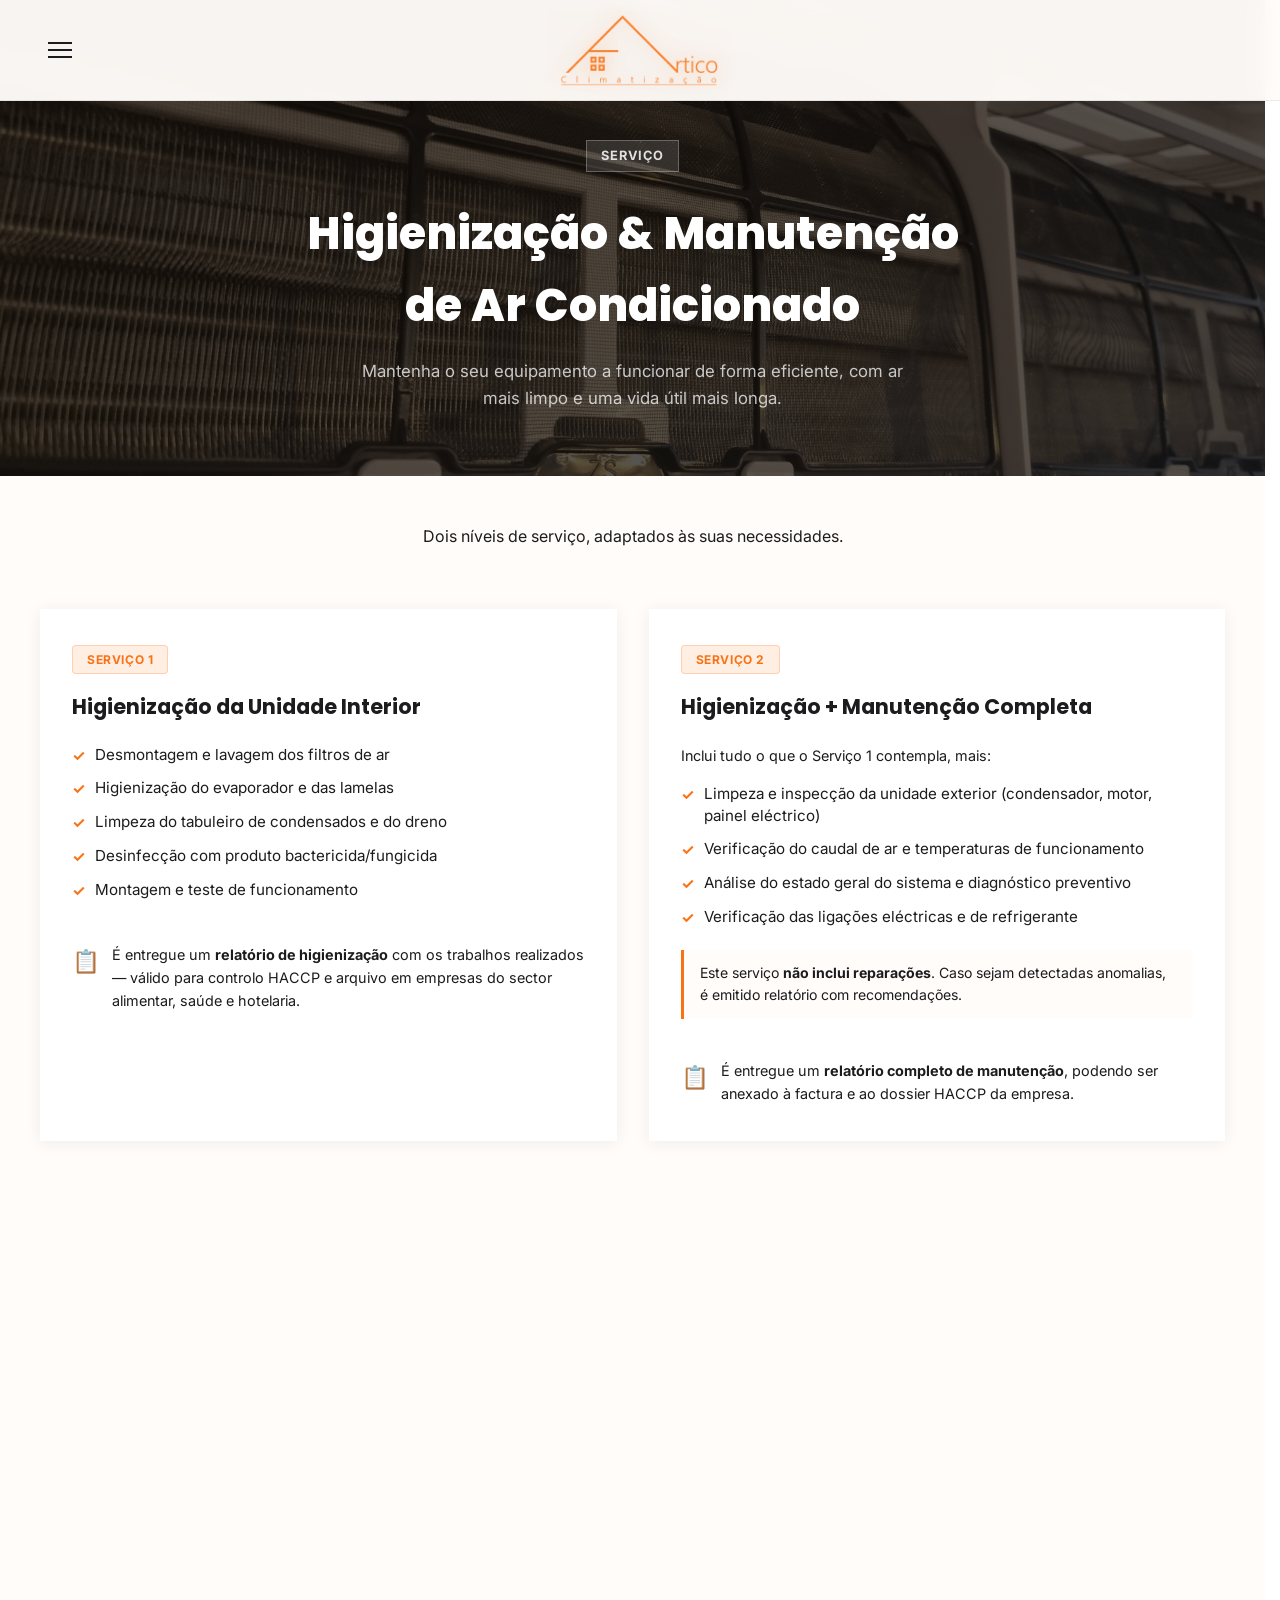
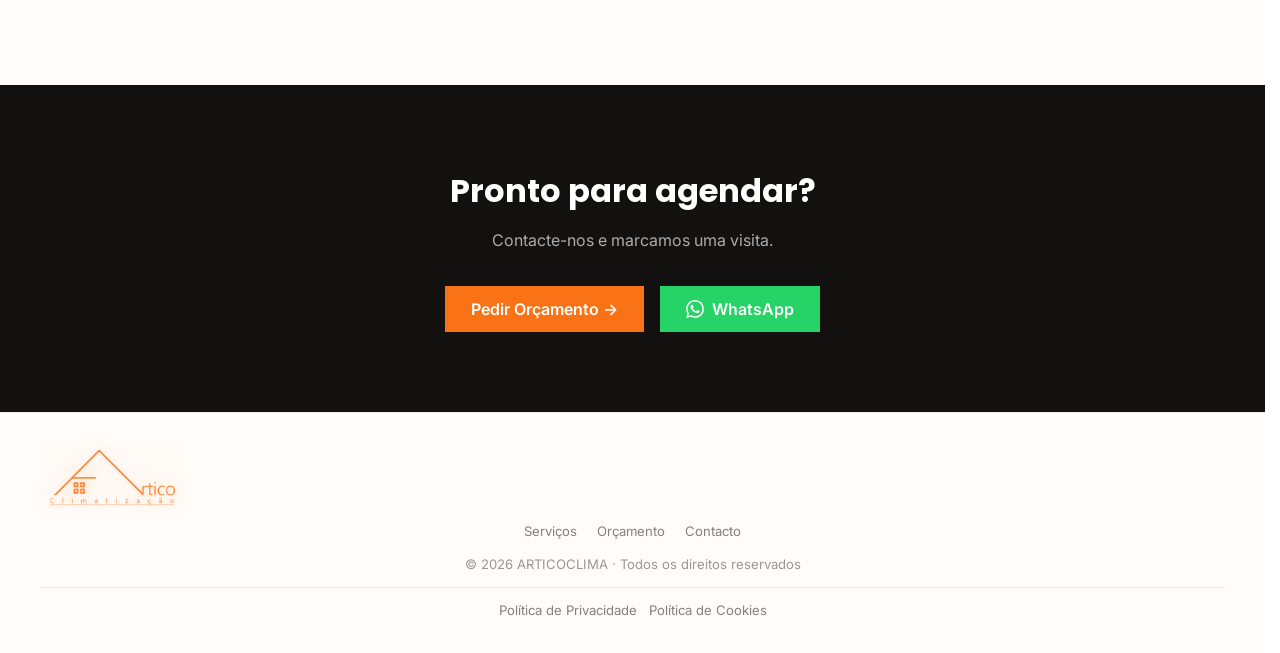
<file: higienizacao.html>
﻿<!DOCTYPE html>
<html lang="pt">
<head>
  <meta charset="UTF-8" />
  <meta name="viewport" content="width=device-width, initial-scale=1.0" />
  <meta name="description" content="Higienização e Manutenção de Ar Condicionado — ARTICOCLIMA. Limpeza profunda, relatório incluído, válido para HACCP." />
  <title>Higienização de Ar Condicionado – ARTICOCLIMA</title>
  <link rel="preconnect" href="https://fonts.googleapis.com" />
  <link href="https://fonts.googleapis.com/css2?family=Inter:wght@400;500;600;700;800&family=Poppins:wght@700;800&display=swap" rel="stylesheet" />
  <link rel="stylesheet" href="css/style.css" />
  <style>
    .hig-hero {
      position: relative;
      padding: 140px 0 64px;
      background: linear-gradient(rgba(15,12,8,.70), rgba(15,12,8,.70)),
                  url('assets/higienizacao-bg.jpg') center/cover no-repeat;
      text-align: center;
      color: #fff;
    }
    .hig-hero .section__tag {
      background: rgba(255,255,255,.12);
      color: rgba(255,255,255,.85);
      border-color: rgba(255,255,255,.25);
    }
    .hig-hero h1 {
      font-family: 'Poppins', sans-serif;
      font-size: clamp(1.8rem, 4vw, 2.8rem);
      font-weight: 800;
      margin: 12px 0 16px;
      color: #fff;
    }
    .hig-hero p {
      font-size: 1.05rem;
      color: rgba(255,255,255,.75);
      max-width: 560px;
      margin: 0 auto;
    }

    /* ── Conteúdo ── */
    .hig-content {
      padding: 48px 0 64px;
      background: var(--off-white);
    }
    .hig-grid {
      display: grid;
      grid-template-columns: 1fr 1fr;
      gap: 32px;
      margin-top: 48px;
    }
    @media (max-width: 768px) {
      .hig-grid { grid-template-columns: 1fr; }
    }

    .hig-card {
      background: #fff;
      padding: 36px 32px;
      box-shadow: 0 2px 16px rgba(0,0,0,.07);
    }
    .hig-card__badge {
      display: inline-block;
      background: rgba(249,115,22,.12);
      color: var(--primary);
      border: 1px solid rgba(249,115,22,.25);
      border-radius: 4px;
      padding: 4px 14px;
      font-size: .75rem;
      font-weight: 700;
      letter-spacing: .6px;
      text-transform: uppercase;
      margin-bottom: 16px;
    }
    .hig-card h2 {
      font-family: 'Poppins', sans-serif;
      font-size: 1.3rem;
      font-weight: 700;
      margin-bottom: 20px;
      color: var(--dark);
    }
    .hig-card ul {
      list-style: none;
      padding: 0;
      margin: 0 0 20px;
      display: flex;
      flex-direction: column;
      gap: 10px;
    }
    .hig-card ul li {
      display: flex;
      align-items: flex-start;
      gap: 10px;
      font-size: .95rem;
      color: var(--text);
      line-height: 1.5;
    }
    .hig-card ul li::before {
      content: '✓';
      color: var(--primary);
      font-weight: 700;
      flex-shrink: 0;
      margin-top: 1px;
    }
    .hig-card__note {
      background: var(--off-white);
      border-left: 3px solid var(--primary);
      padding: 12px 16px;
      font-size: .88rem;
      color: var(--text-light);
      margin-top: 16px;
    }
    .hig-card__report {
      display: flex;
      align-items: flex-start;
      gap: 12px;
      margin-top: 20px;
      padding-top: 20px;
      border-top: 1px solid var(--border);
      font-size: .9rem;
      color: var(--text);
    }
    .hig-card__report-icon {
      font-size: 1.4rem;
      flex-shrink: 0;
    }

    /* ── Vídeo horizontal ── */
    .hig-video-strip {
      margin-top: 40px;
      width: 100%;
      height: 440px;
      overflow: hidden;
      position: relative;
    }
    .hig-video-strip video {
      width: 100%;
      height: 100%;
      object-fit: cover;
      object-position: center center;
      display: block;
    }

    /* ── CTA com vídeo de fundo ── */
    .hig-cta {
      position: relative;
      padding: 80px 0;
      text-align: center;
      overflow: hidden;
      background: var(--dark);
    }
    .hig-cta__video {
      position: absolute;
      inset: 0;
      width: 100%;
      height: 100%;
      object-fit: cover;
      opacity: .22;
      pointer-events: none;
    }
    .hig-cta__overlay {
      position: absolute;
      inset: 0;
      background: rgba(15,12,8,.65);
    }
    .hig-cta__content {
      position: relative;
      z-index: 1;
    }
    .hig-cta h2 {
      font-family: 'Poppins', sans-serif;
      font-size: clamp(1.4rem, 3vw, 2rem);
      font-weight: 700;
      color: #fff;
      margin-bottom: 12px;
    }
    .hig-cta p {
      color: rgba(255,255,255,.65);
      margin-bottom: 32px;
    }
    .hig-cta .btn-row {
      display: flex;
      gap: 16px;
      justify-content: center;
      flex-wrap: wrap;
    }
  </style>
</head>
<body>

  <!-- NAV -->
  <header class="header scrolled" id="header">
    <nav class="nav container">
      <button class="nav__toggle" id="navToggle" aria-label="Abrir menu">
        <span></span><span></span><span></span>
      </button>
      <a href="index.html" class="nav__logo">
        <svg xmlns="http://www.w3.org/2000/svg" viewBox="0 0 1536 672" height="80" style="display:block" aria-label="Artico Climatização">
          <defs>
            <filter id="logo-nav" color-interpolation-filters="sRGB">
              <feColorMatrix type="matrix" values="0 0 0 0 0.976
                                                   0 0 0 0 0.451
                                                   0 0 0 0 0.086
                                                  -1 0 0 0 1"/>
            </filter>
          </defs>
          <image href="assets/logo.png" width="1536" height="672" filter="url(#logo-nav)"/>
        </svg>
      </a>
      <a href="tel:+351964501776" class="nav__phone-btn" aria-label="Ligar agora">📞</a><div class="lang-select" id="langSelect"><button class="lang-toggle" id="langToggle"><span class="fi fi-pt lang-flag"></span></button><div class="lang-dropdown" id="langDropdown"><button data-lang="pt"><span class="fi fi-pt"></span> PT</button><button data-lang="en"><span class="fi fi-gb"></span> EN</button><button data-lang="fr"><span class="fi fi-fr"></span> FR</button><button data-lang="es"><span class="fi fi-es"></span> ES</button><button data-lang="de"><span class="fi fi-de"></span> DE</button></div></div>
    </nav>
  </header>

  <!-- HERO -->
  <section class="hig-hero">
    <div class="container">
      <span class="section__tag">Serviço</span>
      <h1>Higienização & Manutenção<br>de Ar Condicionado</h1>
      <p>Mantenha o seu equipamento a funcionar de forma eficiente, com ar mais limpo e uma vida útil mais longa.</p>
    </div>
  </section>

  <!-- SERVIÇOS -->
  <section class="hig-content">
    <div class="container">
      <div class="section__header">
        <p class="section__subtitle">Dois níveis de serviço, adaptados às suas necessidades.</p>
      </div>

      <div class="hig-grid">

        <!-- Serviço 1 -->
        <div class="hig-card">
          <span class="hig-card__badge">Serviço 1</span>
          <h2>Higienização da Unidade Interior</h2>
          <ul>
            <li>Desmontagem e lavagem dos filtros de ar</li>
            <li>Higienização do evaporador e das lamelas</li>
            <li>Limpeza do tabuleiro de condensados e do dreno</li>
            <li>Desinfecção com produto bactericida/fungicida</li>
            <li>Montagem e teste de funcionamento</li>
          </ul>
          <div class="hig-card__report">
            <span class="hig-card__report-icon">📋</span>
            <span>É entregue um <strong>relatório de higienização</strong> com os trabalhos realizados — válido para controlo HACCP e arquivo em empresas do sector alimentar, saúde e hotelaria.</span>
          </div>
        </div>

        <!-- Serviço 2 -->
        <div class="hig-card">
          <span class="hig-card__badge">Serviço 2</span>
          <h2>Higienização + Manutenção Completa</h2>
          <p style="font-size:.9rem;color:var(--text-light);margin-bottom:16px;">Inclui tudo o que o Serviço 1 contempla, mais:</p>
          <ul>
            <li>Limpeza e inspecção da unidade exterior (condensador, motor, painel eléctrico)</li>
            <li>Verificação do caudal de ar e temperaturas de funcionamento</li>
            <li>Análise do estado geral do sistema e diagnóstico preventivo</li>
            <li>Verificação das ligações eléctricas e de refrigerante</li>
          </ul>
          <div class="hig-card__note">
            Este serviço <strong>não inclui reparações</strong>. Caso sejam detectadas anomalias, é emitido relatório com recomendações.
          </div>
          <div class="hig-card__report">
            <span class="hig-card__report-icon">📋</span>
            <span>É entregue um <strong>relatório completo de manutenção</strong>, podendo ser anexado à factura e ao dossier HACCP da empresa.</span>
          </div>
        </div>

      </div>

      <!-- Vídeo decorativo -->
      <div class="hig-video-strip">
        <video autoplay muted loop playsinline preload="none">
          <source src="assets/higienizacao-demo.mp4" type="video/mp4">
          <source src="https://media.githubusercontent.com/media/articoclim-bot/ARTICOCLIMA/main/assets/higienizacao-demo.mp4" type="video/mp4">
        </video>
      </div>

    </div>
  </section>

  <!-- CTA com vídeo de fundo -->
  <section class="hig-cta">
    <video class="hig-cta__video" autoplay muted loop playsinline preload="none">
      <source src="assets/higienizacao-demo.mp4" type="video/mp4">
      <source src="https://media.githubusercontent.com/media/articoclim-bot/ARTICOCLIMA/main/assets/higienizacao-demo.mp4" type="video/mp4">
    </video>
    <div class="hig-cta__overlay"></div>
    <div class="container hig-cta__content">
      <h2>Pronto para agendar?</h2>
      <p>Contacte-nos e marcamos uma visita.</p>
      <div class="btn-row">
        <a href="index.html#contacto" class="btn btn--primary">Pedir Orçamento →</a>
        <a href="https://wa.me/351964501776?text=Olá%2C%20gostaria%20de%20agendar%20uma%20higienização%20de%20ar%20condicionado." target="_blank" rel="noopener" class="btn btn--whatsapp">
          <svg viewBox="0 0 24 24" width="18" height="18" fill="currentColor"><path d="M17.472 14.382c-.297-.149-1.758-.867-2.03-.967-.273-.099-.471-.148-.67.15-.197.297-.767.966-.94 1.164-.173.199-.347.223-.644.075-.297-.15-1.255-.463-2.39-1.475-.883-.788-1.48-1.761-1.653-2.059-.173-.297-.018-.458.13-.606.134-.133.298-.347.446-.52.149-.174.198-.298.298-.497.099-.198.05-.371-.025-.52-.075-.149-.669-1.612-.916-2.207-.242-.579-.487-.5-.669-.51-.173-.008-.371-.01-.57-.01-.198 0-.52.074-.792.372-.272.297-1.04 1.016-1.04 2.479 0 1.462 1.065 2.875 1.213 3.074.149.198 2.096 3.2 5.077 4.487.709.306 1.262.489 1.694.625.712.227 1.36.195 1.871.118.571-.085 1.758-.719 2.006-1.413.248-.694.248-1.289.173-1.413-.074-.124-.272-.198-.57-.347m-5.421 7.403h-.004a9.87 9.87 0 01-5.031-1.378l-.361-.214-3.741.982.998-3.648-.235-.374a9.86 9.86 0 01-1.51-5.26c.001-5.45 4.436-9.884 9.888-9.884 2.64 0 5.122 1.03 6.988 2.898a9.825 9.825 0 012.893 6.994c-.003 5.45-4.437 9.884-9.885 9.884m8.413-18.297A11.815 11.815 0 0012.05 0C5.495 0 .16 5.335.157 11.892c0 2.096.547 4.142 1.588 5.945L.057 24l6.305-1.654a11.882 11.882 0 005.683 1.448h.005c6.554 0 11.89-5.335 11.893-11.893a11.821 11.821 0 00-3.48-8.413Z"/></svg>
          WhatsApp
        </a>
      </div>
    </div>
  </section>

  <footer class="footer">
    <div class="container footer__inner">
      <a href="index.html#inicio" class="nav__logo footer__logo">
        <svg xmlns="http://www.w3.org/2000/svg" viewBox="0 0 1536 672" height="64" style="display:block" aria-label="Artico Climatização">
          <defs>
            <filter id="logo-footer" color-interpolation-filters="sRGB">
              <feColorMatrix type="matrix" values="0 0 0 0 0.976
                                                   0 0 0 0 0.451
                                                   0 0 0 0 0.086
                                                  -1 0 0 0 1"/>
            </filter>
          </defs>
          <image href="assets/logo.png" width="1536" height="672" filter="url(#logo-footer)"/>
        </svg>
      </a>
      <div class="footer__links">
        <a href="index.html#servicos">Serviços</a>
        <a href="index.html#contacto">Orçamento</a>
        <a href="index.html#contacto">Contacto</a>
      </div>
      <p class="footer__copy">© 2026 ARTICOCLIMA · Todos os direitos reservados</p>
      <div class="footer__legal">
        <a href="politica-privacidade.html">Política de Privacidade</a>
        <a href="politica-cookies.html">Política de Cookies</a>
      </div>
    </div>
  </footer>

  <script>
    window.addEventListener('scroll', () => {
      document.getElementById('header').classList.toggle('scrolled', window.scrollY > 40);
    }, { passive: true });
  </script>
  <script src="js/script.js"></script>
  <script src="js/i18n.js"></script>
</body>
</html>
</file>
<file: css/style.css>
/* =============================================
   ARTICOCLIMA - Stylesheet
   Cores: Laranja (#F97316) + Cinza Escuro (#1C1C1E)
   ============================================= */

/* ---- RESET & BASE ---- */
*, *::before, *::after {
  box-sizing: border-box;
  margin: 0;
  padding: 0;
}

html {
  scrollbar-gutter: stable;
  overflow-x: hidden;
}

:root {
  --primary:        #F97316;
  --primary-dark:   #EA6C0A;
  --primary-light:  #FFF7ED;
  --dark:           #1C1C1E;
  --dark-2:         #2C2C2E;
  --dark-3:         #3A3A3C;
  --gray:           #8A8784;
  --gray-light:     #E8E3DE;
  --off-white:      #FFFCF9;
  --white:          #FFFFFF;
  --green-wa:       #25D366;
  --green-wa-dark:  #1EBE5C;
  --radius:         14px;
  --radius-sm:      8px;
  --shadow:         0 4px 24px rgba(0,0,0,.10);
  --shadow-lg:      0 12px 40px rgba(0,0,0,.18);
  --transition:     .22s ease;
}

html {
  scroll-behavior: smooth;
  font-size: 16px;
}

body {
  font-family: 'Inter', system-ui, sans-serif;
  color: var(--dark);
  background: var(--white);
  line-height: 1.6;
  -webkit-font-smoothing: antialiased;
  overflow-x: hidden;
}

img { max-width: 100%; display: block; }
a  { text-decoration: none; color: inherit; }
ul { list-style: none; }
button { cursor: pointer; border: none; background: none; font-family: inherit; }

.container {
  max-width: 1600px;
  margin: 0 auto;
  padding: 0 40px;
}

.section { padding: 96px 0; }
.section--dark { background: var(--dark); }

/* =============================================
   BUTTONS
   ============================================= */
.btn {
  display: inline-flex;
  align-items: center;
  gap: 8px;
  font-family: 'Inter', sans-serif;
  font-weight: 600;
  font-size: 1rem;
  padding: 12px 24px;
  border-radius: 0;
  transition: transform var(--transition), box-shadow var(--transition), background var(--transition), color var(--transition);
  border: 2px solid transparent;
  line-height: 1;
}

.btn--lg { padding: 15px 30px; font-size: 1.05rem; }
.btn--sm { padding: 8px 16px; font-size: .875rem; }

.btn--primary {
  background: var(--primary);
  color: var(--white);
  border-color: var(--primary);
}
.btn--primary:hover {
  background: var(--primary);
  border-color: var(--primary);
  transform: translateY(-2px);
  box-shadow: 0 8px 24px rgba(249,115,22,.35);
}

.btn--outline {
  background: transparent;
  color: var(--white);
  border-color: rgba(255,255,255,.5);
}
.btn--outline:hover {
  background: rgba(255,255,255,.1);
  border-color: var(--white);
  transform: translateY(-2px);
}

.btn--ghost {
  background: transparent;
  color: var(--gray-light);
  border-color: transparent;
  font-weight: 500;
  font-size: .9rem;
}
.btn--ghost:hover { color: var(--white); }

.btn--whatsapp {
  background: var(--green-wa);
  color: var(--white);
  border-color: var(--green-wa);
}
.btn--whatsapp:hover {
  background: var(--green-wa-dark);
  border-color: var(--green-wa-dark);
  transform: translateY(-2px);
  box-shadow: 0 8px 24px rgba(37,211,102,.35);
}

/* =============================================
   HEADER / NAV
   ============================================= */
.header {
  position: fixed;
  top: 0;
  left: 0;
  right: 0;
  z-index: 1000;
  background: rgba(255,252,249,.97);
  backdrop-filter: blur(12px);
  -webkit-backdrop-filter: blur(12px);
  border-bottom: 1px solid rgba(0,0,0,.07);
  transition: background var(--transition), border-color var(--transition), box-shadow var(--transition);
}
.header.scrolled { box-shadow: 0 2px 20px rgba(0,0,0,.08); }

/* Transparente sobre vídeo — index.html */
.header--transparent:not(.scrolled) {
  background: transparent;
  backdrop-filter: none;
  -webkit-backdrop-filter: none;
  border-bottom-color: transparent;
}
.header--transparent:not(.scrolled) .nav__toggle span { background: #fff; }
.header--transparent:not(.scrolled) .nav__logo svg { filter: brightness(0) invert(1) drop-shadow(0 0 10px rgba(255,255,255,.25)); }

.nav {
  display: flex;
  justify-content: space-between;
  align-items: center;
  height: 100px;
  position: relative;
}

.nav .nav__logo {
  position: absolute;
  left: 50%;
  transform: translateX(-50%);
  flex-shrink: 0;
}
.nav__logo svg {
  filter: drop-shadow(0 0 10px rgba(249,115,22,.40));
  transition: filter .3s ease;
}
.nav__logo:hover svg {
  filter: drop-shadow(0 0 18px rgba(249,115,22,.70));
}

/* Menu lateral — ocupa só parte do ecrã; a página continua visível ao lado */
.nav__menu {
  position: fixed;
  top: 0;
  left: 0;
  bottom: 0;
  width: min(300px, 75vw);
  background: rgba(10,8,6,.96);
  backdrop-filter: blur(8px);
  -webkit-backdrop-filter: blur(8px);
  display: flex;
  flex-direction: column;
  align-items: stretch;
  justify-content: flex-start;
  gap: 0;
  z-index: 999;
  list-style: none;
  margin: 0;
  padding: 116px 0 32px;
  overflow-y: auto;
  box-shadow: 8px 0 30px rgba(0,0,0,.3);
  transform: translateX(-100%);
  visibility: hidden;
  transition: transform .35s ease, visibility 0s linear .35s;
}
.nav__menu.open {
  transform: none;
  visibility: visible;
  transition: transform .35s ease;
}

.nav__link {
  color: rgba(255,255,255,.7);
  font-weight: 600;
  font-size: 1.1rem;
  padding: 12px 28px;
  border-radius: 0;
  white-space: nowrap;
  display: block;
  text-align: left;
  transition: color .2s, background .2s;
}
.nav__link:hover, .nav__link.active { color: #fff; background: rgba(255,255,255,.07); }

.nav__cta { display: none; }
.nav__menu-cta { margin-top: 24px; padding: 0 28px; }
.nav__menu-cta .btn { display: inline-flex; }

/* Botão de telefone visível no nav mobile */
.nav__phone-btn {
  display: flex;
  align-items: center;
  justify-content: center;
  width: 36px;
  height: 36px;
  background: var(--primary);
  color: #fff;
  font-size: 1rem;
  text-decoration: none;
  border-radius: 50%;
  flex-shrink: 0;
}
@media (min-width: 721px) {
  .nav__phone-btn { display: none; }
}

.nav__toggle {
  display: flex;
  flex-direction: column;
  gap: 5px;
  padding: 8px;
  background: none;
  border: none;
  cursor: pointer;
  z-index: 1001;
  flex-shrink: 0;
}
.nav__toggle span {
  display: block;
  width: 24px;
  height: 2px;
  background: var(--dark);
  border-radius: 0;
  transition: transform var(--transition), opacity var(--transition), background var(--transition);
}
.nav__toggle.open span:nth-child(1) { transform: translateY(7px) rotate(45deg); }
.nav__toggle.open span:nth-child(2) { opacity: 0; }
.nav__toggle.open span:nth-child(3) { transform: translateY(-7px) rotate(-45deg); }

/* =============================================
   HERO
   ============================================= */
.hero {
  display: flex;
  min-height: 100vh;
  background: var(--dark);
  overflow: hidden;
  position: relative;
}

/* Painel esquerdo — texto (full screen video por baixo) */
.hero__left {
  flex: 0 0 100%;
  display: flex;
  flex-direction: column;
  position: relative;
  z-index: 1;
}
.hero__left::after {
  display: none;
}

/* Painel direito — vídeo full screen em fundo */
.hero__right {
  position: absolute;
  inset: 0;
  z-index: 0;
  overflow: hidden;
}

/* Video */
.hero__video {
  position: absolute;
  inset: 0;
  width: 100%;
  height: 100%;
  object-fit: cover;
  object-position: center;
  pointer-events: none;
}

/* Vinheta subtil no lado esquerdo do vídeo */
.hero__overlay {
  position: absolute;
  inset: 0;
  background: linear-gradient(to right, rgba(10,8,6,.88) 0%, rgba(10,8,6,.72) 40%, rgba(10,8,6,.35) 65%, transparent 90%);
  pointer-events: none;
}

.hero__content {
  display: flex;
  flex-direction: column;
  flex: 1;
  padding: 80px 48px 56px 44px;
  width: 100%;
  max-width: 52%;
}
.hero__main {
  flex: 1;
  display: flex;
  flex-direction: column;
  justify-content: center;
  gap: 20px;
}

.hero__badge {
  display: inline-block;
  background: rgba(255,255,255,.88);
  color: var(--primary);
  border: 1px solid rgba(255,255,255,.6);
  padding: 6px 16px;
  border-radius: 0;
  font-size: .85rem;
  font-weight: 600;
  letter-spacing: .5px;
  margin-bottom: 24px;
}

.hero__title {
  font-family: 'Raleway', sans-serif;
  font-size: clamp(1.6rem, 4vw, 2.8rem);
  font-weight: 700;
  color: var(--white);
  line-height: 1.2;
  margin-bottom: 20px;
  letter-spacing: -0.5px;
}
.text-accent { color: var(--primary); }

.hero__desc {
  font-size: 1.1rem;
  color: rgba(255,255,255,.65);
  margin-bottom: 36px;
  max-width: 540px;
  line-height: 1.7;
}

.hero__actions {
  display: flex;
  flex-wrap: wrap;
  gap: 14px;
  margin-bottom: 52px;
}

.hero__stats {
  display: flex;
  align-items: center;
  gap: 28px;
  flex-wrap: wrap;
  margin-top: auto;
  padding-top: 32px;
  border-top: 1px solid rgba(255,255,255,.10);
}
.stat {
  display: flex;
  flex-direction: column;
}
.stat__num {
  font-family: 'Poppins', sans-serif;
  font-size: 1.9rem;
  font-weight: 800;
  color: var(--white);
  line-height: 1;
}
.stat__plus {
  color: var(--primary);
  font-size: 1.4rem;
}
.stat__label {
  font-size: .78rem;
  color: rgba(255,255,255,.42);
  font-weight: 500;
  text-transform: uppercase;
  letter-spacing: .5px;
  margin-top: 4px;
}
.stat__divider {
  width: 1px;
  height: 40px;
  background: rgba(255,255,255,.12);
}

.hero__scroll {
  position: absolute;
  bottom: 32px;
  left: 50%;
  transform: translateX(-50%);
  z-index: 1;
}
.scroll-arrow {
  display: flex;
  width: 40px;
  height: 40px;
  align-items: center;
  justify-content: center;
  border: 2px solid rgba(255,255,255,.2);
  border-radius: 50%;
  color: rgba(255,255,255,.5);
  font-size: 1.2rem;
  animation: bounce 2s infinite;
  transition: border-color var(--transition), color var(--transition);
}
.hero__scroll:hover .scroll-arrow {
  border-color: var(--primary);
  color: var(--primary);
}

@keyframes bounce {
  0%, 100% { transform: translateY(0); }
  50%       { transform: translateY(6px); }
}

/* =============================================
   SECTION HEADER (shared)
   ============================================= */
.section__header {
  text-align: center;
  margin-bottom: 60px;
}

.section__tag {
  display: inline-block;
  background: var(--primary-light);
  color: var(--primary);
  border: 1px solid rgba(249,115,22,.2);
  padding: 5px 14px;
  border-radius: 0;
  font-size: .8rem;
  font-weight: 700;
  letter-spacing: .8px;
  text-transform: uppercase;
  margin-bottom: 14px;
}
.section__tag--orange {
  background: rgba(249,115,22,.15);
  color: var(--primary);
  border-color: rgba(249,115,22,.3);
}

.section__title {
  font-family: 'Poppins', sans-serif;
  font-size: clamp(1.8rem, 4vw, 2.6rem);
  font-weight: 800;
  color: var(--dark);
  letter-spacing: -.5px;
  margin-bottom: 14px;
}
.section__title--white { color: var(--white); }

.section__desc {
  font-size: 1.05rem;
  color: var(--gray);
  max-width: 520px;
  margin: 0 auto;
}
.section__desc--light { color: rgba(255,255,255,.55); }

/* =============================================
   SERVICES
   ============================================= */
.services { background: var(--off-white); }

.services__scroll-wrap {
  position: relative;
}
.services__grid {
  display: flex;
  gap: 0;
  align-items: stretch;
}
/* Setas só aparecem no mobile */
.services__arrow-btn,
.catalog__arrow-btn.services__arrow-btn {
  display: none;
}

.service-card {
  background: var(--white);
  border: 1px solid var(--gray-light);
  border-radius: 0;
  padding: 32px 28px;
  transition: transform var(--transition), box-shadow var(--transition), border-color var(--transition);
}
.service-card:hover {
  transform: translateY(-6px);
  box-shadow: var(--shadow-lg);
  border-color: var(--primary);
}

/* Card com imagem de fundo */
.service-card--bg-img {
  background-size: cover;
  background-position: center top;
  position: relative;
  border-color: transparent;
  min-height: 420px;
  display: flex;
  flex-direction: column;
  justify-content: flex-end;
  filter: grayscale(100%);
  flex: 1 1 80px;
  min-width: 0;
  overflow: hidden;
  transition: flex-basis .6s cubic-bezier(.4,0,.2,1), filter .6s ease, border-color .6s ease;
}
/* Sem a elevação genérica do .service-card:hover, que faria o acordeão saltar */
.service-card--bg-img:hover {
  transform: none;
  box-shadow: none;
}
.service-card--bg-img::before {
  content: '';
  position: absolute;
  inset: 0;
  border-radius: 0;
  background: linear-gradient(160deg, rgba(10,8,6,.55) 0%, rgba(10,8,6,.80) 60%, rgba(249,115,22,.35) 100%);
  pointer-events: none;
}
.service-card--bg-img > * { position: relative; z-index: 1; }
.service-card--bg-img .service-card__icon {
  background: var(--primary);
  color: #fff;
  box-shadow: 0 4px 18px rgba(249,115,22,.65);
}
.service-card.service-card--bg-img h3 {
  color: #fff;
  position: absolute;
  top: 16px;
  left: 16px;
  right: 16px;
  z-index: 2;
  margin: 0;
}
.service-card.service-card--bg-img p  { color: rgba(255,255,255,.85); }
.service-card.service-card--bg-img .service-card__link,
.service-card.service-card--bg-img .service-card__link--secondary {
  color: rgba(255,255,255,.85);
  border-color: rgba(255,255,255,.4);
}
.service-card.service-card--bg-img .service-card__link:hover,
.service-card.service-card--bg-img .service-card__link--secondary:hover {
  background: rgba(255,255,255,.12);
  border-color: #fff;
  color: #fff;
  text-decoration: none;
}
/* CR7 gallery: conteúdo oculto por defeito */
.service-card--bg-img p,
.service-card--bg-img .service-card__link,
.service-card--bg-img .service-card__link--secondary,
.service-card--bg-img .service-card__book-toggle {
  opacity: 0;
  transform: translateY(10px);
  transition: opacity .15s ease, transform .15s ease;
  pointer-events: none;
}
.service-card--bg-img.is-active,
.service-card--bg-img:hover {
  flex-basis: 500px;
  filter: grayscale(0%);
  border-color: var(--primary);
}
/* Quando há um card activo, os outros encolhem suavemente */
.services__grid:has(.is-active) .service-card--bg-img:not(.is-active),
.services__grid:hover .service-card--bg-img:not(:hover) {
  flex-basis: 55px;
}
.service-card--bg-img.is-active p,
.service-card--bg-img:hover p,
.service-card--bg-img.is-active .service-card__link,
.service-card--bg-img:hover .service-card__link,
.service-card--bg-img.is-active .service-card__link--secondary,
.service-card--bg-img:hover .service-card__link--secondary,
.service-card--bg-img.is-active .service-card__book-toggle,
.service-card--bg-img:hover .service-card__book-toggle {
  opacity: 1;
  transform: translateY(0);
  transition: opacity .3s ease .3s, transform .3s ease .3s;
  pointer-events: auto;
}

.service-card__icon {
  width: 56px;
  height: 56px;
  background: var(--primary-light);
  border-radius: 0;
  display: flex;
  align-items: center;
  justify-content: center;
  color: var(--primary);
  margin-bottom: 20px;
}

.service-card h3 {
  font-size: 1.45rem;
  font-weight: 800;
  margin-bottom: 12px;
  color: #fff;
  line-height: 1.2;
  text-shadow: 0 2px 8px rgba(0,0,0,.4);
}
.service-card p {
  color: var(--gray);
  font-size: .95rem;
  line-height: 1.65;
  margin-bottom: 20px;
}
.service-card__link {
  color: var(--primary);
  font-weight: 600;
  font-size: .9rem;
  transition: gap var(--transition);
}
.service-card__link:hover { text-decoration: underline; }
.service-card__link--secondary {
  color: var(--gray);
  font-weight: 500;
  margin-top: 6px;
  display: block;
}

/* =============================================
   BRANDS / MARCAS
   ============================================= */
.brands { background: var(--off-white); }

.brands__group { margin-bottom: 0; }

.brands__label {
  text-align: center;
  font-size: .75rem;
  font-weight: 700;
  letter-spacing: 1.2px;
  text-transform: uppercase;
  color: var(--gray);
  margin-bottom: 20px;
}

.brands__divider {
  width: 60px;
  height: 2px;
  background: var(--gray-light);
  margin: 40px auto;
  border-radius: 0;
}

.brands__row {
  display: grid;
  grid-template-columns: repeat(4, 1fr);
  gap: 24px;
}

.brand-card {
  background: var(--white);
  border: 1px solid var(--gray-light);
  border-radius: 0;
  padding: 28px 36px;
  display: flex;
  align-items: center;
  justify-content: center;
  min-height: 100px;
  transition: box-shadow var(--transition), transform var(--transition), border-color var(--transition);
}
.brand-card:hover {
  box-shadow: var(--shadow);
  transform: translateY(-4px);
  border-color: var(--primary);
}

.brand-card__logo {
  width: min(220px, 70%);
  height: 80px;
  object-fit: contain;
  object-position: center;
  transition: transform var(--transition);
}
.brand-card:hover .brand-card__logo {
  transform: scale(1.05);
}
.brand-card__logo--daikin {
  width: min(280px, 80%);
  height: 80px;
}
.brand-card__logo--daitsu {
  width: min(180px, 60%);
  height: 80px;
}
.brand-card__logo--samsung {
  width: min(300px, 92%);
  height: auto;
}

.brand-card--link {
  text-decoration: none;
  flex-direction: column;
  gap: 10px;
  cursor: pointer;
}


@media (max-width: 720px) {
  .brands__row { gap: 12px; grid-template-columns: repeat(2, 1fr); }
  .brand-card { padding: 20px 16px; }
  .container { padding: 0 20px; }
}

/* =============================================
   QUOTE CALCULATOR
   ============================================= */
.quiz-wrapper {
  max-width: 840px;
  margin: 0 auto;
}

/* Progress */
.quiz-progress {
  display: flex;
  align-items: center;
  justify-content: center;
  gap: 0;
  margin-bottom: 40px;
}

.progress-step {
  display: flex;
  flex-direction: column;
  align-items: center;
  gap: 6px;
  flex-shrink: 0;
}

.progress-dot {
  width: 38px;
  height: 38px;
  border-radius: 50%;
  border: 2px solid var(--dark-3);
  background: var(--dark-2);
  display: flex;
  align-items: center;
  justify-content: center;
  font-weight: 700;
  font-size: .85rem;
  color: rgba(255,255,255,.4);
  transition: all var(--transition);
}

.progress-label {
  font-size: .72rem;
  color: rgba(255,255,255,.35);
  font-weight: 500;
  text-transform: uppercase;
  letter-spacing: .4px;
  transition: color var(--transition);
}

.progress-line {
  flex: 1;
  height: 2px;
  background: var(--dark-3);
  margin: 0 8px;
  margin-bottom: 22px;
  transition: background var(--transition);
  min-width: 32px;
}

.progress-step.active .progress-dot {
  background: var(--primary);
  border-color: var(--primary);
  color: var(--white);
  box-shadow: 0 0 0 4px rgba(249,115,22,.2);
}
.progress-step.active .progress-label { color: var(--primary); }
.progress-step.done .progress-dot {
  background: var(--dark-3);
  border-color: var(--primary);
  color: var(--primary);
}
.progress-step.done .progress-label { color: rgba(255,255,255,.5); }
.progress-line.done { background: var(--primary); }

/* Quiz Steps */
.quiz-step {
  display: none;
  animation: fadeIn .3s ease;
}
.quiz-step.active { display: block; }

@keyframes fadeIn {
  from { opacity: 0; transform: translateY(12px); }
  to   { opacity: 1; transform: translateY(0); }
}

.quiz-step__title {
  font-family: 'Poppins', sans-serif;
  font-size: 1.4rem;
  font-weight: 700;
  color: var(--white);
  text-align: center;
  margin-bottom: 8px;
}

.quiz-step__hint {
  text-align: center;
  color: rgba(255,255,255,.5);
  font-size: .9rem;
  margin-bottom: 28px;
}

/* Option Cards */
.option-grid {
  display: grid;
  gap: 16px;
  margin-bottom: 24px;
}
.option-grid--3 { grid-template-columns: repeat(3, 1fr); }
.option-grid--4 { grid-template-columns: repeat(4, 1fr); }

.option-card {
  background: var(--dark-2);
  border: 2px solid var(--dark-3);
  border-radius: 0;
  padding: 24px 18px;
  text-align: center;
  cursor: pointer;
  transition: all var(--transition);
  font-family: inherit;
  color: var(--white);
}
.option-card:hover {
  border-color: rgba(249,115,22,.5);
  background: var(--dark-3);
  transform: translateY(-3px);
}
.option-card.selected {
  border-color: var(--primary);
  background: rgba(249,115,22,.12);
  box-shadow: 0 0 0 1px var(--primary);
}

.option-card__emoji {
  font-size: 2rem;
  margin-bottom: 12px;
  display: block;
}

.option-card h4 {
  font-size: .95rem;
  font-weight: 700;
  margin-bottom: 8px;
  color: var(--white);
}
.option-card p {
  font-size: .82rem;
  color: rgba(255,255,255,.5);
  line-height: 1.5;
}
.option-card p strong { color: rgba(255,255,255,.75); }

/* Result Box */
.result-box {
  background: var(--dark-2);
  border: 1px solid var(--dark-3);
  border-radius: 0;
  padding: 48px 40px;
  text-align: center;
}
.result-box__check {
  font-size: 3rem;
  margin-bottom: 12px;
}
.result-box h3 {
  font-family: 'Poppins', sans-serif;
  font-size: 1.6rem;
  font-weight: 800;
  color: var(--white);
  margin-bottom: 20px;
}

.result-summary {
  display: flex;
  flex-wrap: wrap;
  justify-content: center;
  gap: 10px;
  margin-bottom: 24px;
}
.summary-tag {
  background: var(--dark-3);
  color: rgba(255,255,255,.7);
  padding: 6px 14px;
  border-radius: 0;
  font-size: .82rem;
  font-weight: 500;
}

.result-price {
  display: flex;
  align-items: baseline;
  justify-content: center;
  gap: 12px;
  margin-bottom: 16px;
  padding: 24px;
  background: rgba(249,115,22,.08);
  border: 1px solid rgba(249,115,22,.2);
  border-radius: 0;
}
.result-price__label {
  font-size: .95rem;
  color: rgba(255,255,255,.6);
  font-weight: 500;
}
.result-price__value {
  font-family: 'Poppins', sans-serif;
  font-size: 2.4rem;
  font-weight: 800;
  color: var(--primary);
  letter-spacing: -1px;
}

.result-note {
  font-size: .82rem;
  color: rgba(255,255,255,.4);
  margin-bottom: 28px;
  line-height: 1.5;
}

.result-actions {
  display: flex;
  flex-wrap: wrap;
  justify-content: center;
  gap: 12px;
  margin-bottom: 20px;
}

.quiz-restart {
  display: block;
  margin: 0 auto;
}

/* Brand option cards */
.option-card--brand {
  display: flex;
  flex-direction: column;
  align-items: center;
  justify-content: center;
  gap: 14px;
  padding: 28px 16px;
}
.option-card__brand-logo {
  max-height: 44px;
  max-width: 140px;
  object-fit: contain;
  filter: brightness(0) invert(1);
  opacity: .75;
  transition: opacity var(--transition);
}
.option-card--brand:hover .option-card__brand-logo,
.option-card--brand.selected .option-card__brand-logo { opacity: 1; }

/* Series option cards */
.option-card--series {
  position: relative;
  padding: 28px 18px 22px;
}
.series-badge {
  display: inline-block;
  background: rgba(249,115,22,.15);
  color: var(--primary);
  border: 1px solid rgba(249,115,22,.35);
  border-radius: 0;
  font-size: .72rem;
  font-weight: 700;
  padding: 3px 10px;
  margin-bottom: 10px;
  letter-spacing: .5px;
}

/* Result breakdown */
.result-breakdown {
  background: rgba(255,255,255,.04);
  border: 1px solid rgba(255,255,255,.08);
  border-radius: 0;
  overflow: hidden;
  margin-bottom: 20px;
  text-align: left;
}
.result-breakdown__row {
  display: flex;
  justify-content: space-between;
  align-items: center;
  gap: 12px;
  padding: 12px 18px;
  font-size: .88rem;
  color: rgba(255,255,255,.65);
}
.result-breakdown__row + .result-breakdown__row {
  border-top: 1px solid rgba(255,255,255,.06);
}
.result-breakdown__row strong {
  color: var(--white);
  font-weight: 700;
  white-space: nowrap;
}

/* Contact note for special configs */
.result-contact-note {
  background: rgba(249,115,22,.06);
  border: 1px solid rgba(249,115,22,.18);
  border-radius: 0;
  padding: 14px 18px;
  margin-bottom: 28px;
  text-align: left;
}
.result-contact-note p {
  font-size: .84rem;
  color: rgba(255,255,255,.55);
  line-height: 1.6;
  margin: 0;
}
.result-contact-note strong { color: rgba(255,255,255,.8); }
.result-contact-link {
  color: var(--primary);
  text-decoration: underline;
  text-underline-offset: 2px;
}
.result-contact-link:hover { color: #fb923c; }

/* =============================================
   WHY US
   ============================================= */
.whyus {
  position: relative;
  background: url('../assets/bg-porquenos.jpg') center/cover no-repeat;
}
.whyus::before {
  content: '';
  position: absolute;
  inset: 0;
  background: rgba(28,28,30,.72);
  z-index: 0;
}
.whyus .container { position: relative; z-index: 1; }
.whyus .section__tag { color: var(--primary); }
.whyus .section__title { color: var(--white); }

.whyus__grid {
  display: grid;
  grid-template-columns: repeat(auto-fit, minmax(220px, 1fr));
  gap: 24px;
}

.why-card {
  text-align: center;
  padding: 36px 24px;
  border-radius: 0;
  border: 1px solid rgba(255,255,255,.14);
  background: rgba(255,255,255,.06);
  backdrop-filter: blur(6px);
  transition: transform var(--transition), box-shadow var(--transition), background var(--transition);
}
.why-card:hover {
  transform: translateY(-4px);
  background: rgba(255,255,255,.12);
  box-shadow: 0 8px 32px rgba(0,0,0,.3);
}

.why-card__icon {
  font-size: 2.4rem;
  margin-bottom: 16px;
}
.why-card h4 {
  font-size: 1rem;
  font-weight: 700;
  margin-bottom: 8px;
  color: var(--white);
}
.why-card p {
  font-size: .88rem;
  color: rgba(255,255,255,.65);
  line-height: 1.6;
}

/* =============================================
   ABOUT / SOBRE NÓS
   ============================================= */
.about { background: var(--white); }

.about__grid {
  display: grid;
  grid-template-columns: 1fr 1fr;
  gap: 80px;
  align-items: center;
}

.about__title {
  font-family: 'Poppins', sans-serif;
  font-size: clamp(1.8rem, 3.5vw, 2.6rem);
  font-weight: 800;
  color: var(--dark);
  line-height: 1.2;
  letter-spacing: -.5px;
  margin-bottom: 20px;
  margin-top: 14px;
}

.about__text {
  color: var(--gray);
  font-size: 1rem;
  line-height: 1.75;
  margin-bottom: 16px;
}

.about__cert {
  display: flex;
  align-items: center;
  gap: 16px;
  background: var(--primary-light);
  border: 1px solid rgba(249,115,22,.2);
  border-radius: 0;
  padding: 16px 20px;
  margin: 28px 0;
}

.about__cert-badge {
  flex-shrink: 0;
}
.about__eic-img {
  width: 64px;
  height: 64px;
  object-fit: contain;
  border-radius: 0;
}

.about__cert-title {
  font-weight: 700;
  font-size: .95rem;
  color: var(--dark);
  margin-bottom: 2px;
}

.about__cert-num {
  font-size: .82rem;
  color: var(--primary);
  font-weight: 600;
  letter-spacing: .3px;
}

.about__mission {
  border-left: 3px solid var(--primary);
  padding-left: 20px;
  margin: 0;
  font-style: italic;
  color: var(--gray);
  font-size: .95rem;
  line-height: 1.7;
}

/* Right column */
.about__features {
  background: var(--dark);
  border-radius: 0;
  padding: 48px 44px;
}

.about__features-title {
  font-family: 'Poppins', sans-serif;
  font-size: 1.25rem;
  font-weight: 700;
  color: var(--white);
  margin-bottom: 28px;
}

.about__list {
  list-style: none;
  display: flex;
  flex-direction: column;
  gap: 16px;
  margin-bottom: 36px;
}

.about__item {
  display: flex;
  align-items: flex-start;
  gap: 14px;
  color: rgba(255,255,255,.75);
  font-size: .95rem;
  line-height: 1.5;
}

.about__check {
  display: flex;
  align-items: center;
  justify-content: center;
  width: 22px;
  height: 22px;
  min-width: 22px;
  background: var(--primary);
  color: var(--white);
  border-radius: 50%;
  font-size: .7rem;
  font-weight: 700;
  margin-top: 1px;
}

@media (max-width: 900px) {
  .about__grid { grid-template-columns: 1fr; gap: 40px; }
  .about__features { padding: 36px 28px; }
}

.about__fleet {
  margin: 56px 0 0;
  border-radius: 0;
  overflow: hidden;
  box-shadow: 0 8px 40px rgba(0,0,0,.35);
}

.about__fleet img {
  width: 100%;
  height: auto;
  display: block;
  object-fit: cover;
}

.about__fleet figcaption {
  background: rgba(255,255,255,.06);
  border-top: 2px solid var(--primary);
  color: rgba(255,255,255,.65);
  font-size: .85rem;
  text-align: center;
  padding: 12px 20px;
  letter-spacing: .02em;
}

/* ── Área de cobertura ── */
.about__coverage {
  margin-top: 56px;
}
.about__coverage-grid {
  display: grid;
  grid-template-columns: 1fr 1fr;
  gap: 48px;
  align-items: center;
}
.about__map {
  border-radius: 0;
  overflow: hidden;
  box-shadow: 0 8px 40px rgba(0,0,0,.35);
  line-height: 0;
}
.about__coverage-info {
  display: flex;
  flex-direction: column;
  gap: 16px;
}
.about__coverage-title {
  font-size: 1.6rem;
  font-weight: 700;
  color: var(--dark);
  margin: 0;
}
.about__coverage-desc {
  color: var(--gray);
  font-size: .95rem;
  line-height: 1.6;
  margin: 0;
}
.coverage__towns {
  display: flex;
  flex-wrap: wrap;
  gap: 8px;
}
.coverage__chip {
  background: rgba(249,115,22,.12);
  border: 1px solid rgba(249,115,22,.35);
  color: var(--primary);
  font-size: .8rem;
  font-weight: 600;
  padding: 5px 13px;
  border-radius: 0;
  letter-spacing: .3px;
}
.coverage__note {
  font-size: .88rem;
  color: var(--gray);
  margin: 0;
}
.coverage__note a {
  color: var(--primary);
  text-decoration: none;
}
.coverage__note a:hover { text-decoration: underline; }

@media (max-width: 768px) {
  .about__coverage-grid {
    grid-template-columns: 1fr;
    gap: 32px;
  }
}

/* =============================================
   CONTACT
   ============================================= */
.contact__grid {
  display: grid;
  grid-template-columns: repeat(4, 1fr);
  gap: 24px;
}

.contact-card {
  background: var(--dark-2);
  border: 1px solid var(--dark-3);
  border-radius: 0;
  padding: 36px 28px;
  text-align: center;
  transition: border-color var(--transition), transform var(--transition);
}
.contact-card:hover {
  border-color: rgba(249,115,22,.4);
  transform: translateY(-4px);
}
.contact-card--featured {
  border-color: rgba(249,115,22,.3);
  background: rgba(249,115,22,.06);
}

.contact-card__icon {
  font-size: 2.2rem;
  margin-bottom: 14px;
}
.contact-card h4 {
  font-size: 1rem;
  font-weight: 700;
  color: var(--white);
  margin-bottom: 12px;
}
.contact-card p {
  font-size: .88rem;
  color: rgba(255,255,255,.55);
  margin-bottom: 4px;
}
.contact-card p strong { color: rgba(255,255,255,.8); }

.contact-card__link {
  display: block;
  color: var(--primary);
  font-size: 1.15rem;
  font-weight: 700;
  margin-bottom: 6px;
  transition: opacity var(--transition);
}
.contact-card__link:hover { opacity: .8; }

/* =============================================
   FOOTER
   ============================================= */
.footer {
  background: var(--off-white);
  padding: 32px 0;
  border-top: 1px solid rgba(0,0,0,.07);
}

.footer__inner {
  display: flex;
  align-items: center;
  justify-content: space-between;
  flex-wrap: wrap;
  gap: 12px 24px;
  position: relative;
}

.footer__logo { font-size: 1.1rem; order: 1; }
.footer__eic  { order: 1; }
.footer__social { order: 1; }

.footer__copy {
  font-size: .82rem;
  color: rgba(28,28,30,.45);
  order: 3;
  width: 100%;
  text-align: center;
}

.footer__links {
  display: flex;
  gap: 20px;
  flex-wrap: wrap;
  justify-content: center;
  width: 100%;
  order: 2;
}
.footer__links a {
  font-size: .82rem;
  color: rgba(28,28,30,.55);
  transition: color var(--transition);
}
.footer__links a:hover { color: var(--primary); }

.footer__legal {
  width: 100%;
  display: flex;
  flex-wrap: wrap;
  align-items: center;
  justify-content: center;
  gap: 8px 12px;
  order: 4;
  padding-top: 12px;
  border-top: 1px solid rgba(0,0,0,.07);
}
.footer__legal span {
  color: rgba(28,28,30,.3);
  font-size: .82rem;
}
.footer__legal a {
  font-size: .82rem;
  color: rgba(28,28,30,.55);
  transition: color var(--transition);
}
.footer__legal a:hover { color: var(--primary); }

.footer__eic {
  display: flex;
  align-items: center;
  gap: 8px;
}
.footer__eic-img {
  width: 36px;
  height: 36px;
  object-fit: contain;
  border-radius: 0;
}
.footer__eic-label {
  font-size: .78rem;
  color: rgba(28,28,30,.55);
  white-space: nowrap;
}

/* =============================================
   FLOATING WHATSAPP
   ============================================= */
.whatsapp-float {
  position: fixed;
  bottom: 28px;
  right: 28px;
  width: 58px;
  height: 58px;
  background: var(--green-wa);
  border-radius: 50%;
  display: flex;
  align-items: center;
  justify-content: center;
  box-shadow: 0 6px 24px rgba(37,211,102,.45);
  z-index: 900;
  transition: transform var(--transition), box-shadow var(--transition);
}
.whatsapp-float:hover {
  transform: scale(1.1);
  box-shadow: 0 10px 32px rgba(37,211,102,.55);
}
.whatsapp-float::before {
  content: '';
  position: absolute;
  inset: -4px;
  border-radius: 50%;
  border: 2px solid rgba(37,211,102,.4);
  animation: pulse-wa 2s infinite;
}
@keyframes pulse-wa {
  0%   { transform: scale(1); opacity: 1; }
  100% { transform: scale(1.5); opacity: 0; }
}

/* =============================================
   CATALOG
   ============================================= */
.catalog { background: var(--off-white); }

/* Brand background gradients (fallback when no photo) */
.brand-bg--daikin  { background: linear-gradient(145deg, #00337B 0%, #0055B3 100%); }
.brand-bg--bosch   { background: linear-gradient(145deg, #B00020 0%, #E2001A 100%); }
.brand-bg--daitsu  { background: linear-gradient(145deg, #1B3A6B 0%, #2E64B2 100%); }
.brand-bg--solar   { background: #fff; border: 1px solid var(--gray-light); }
.brand-bg--white   { background: #fff; border: 1px solid var(--gray-light); }

/* --- Filter Bar --- */
.catalog__bar {
  display: flex;
  align-items: center;
  gap: 16px;
  flex-wrap: wrap;
  margin-bottom: 36px;
}
.catalog__brand-tabs {
  display: flex;
  gap: 8px;
  flex-wrap: wrap;
}
@media (max-width: 720px) {
  .catalog__brand-tabs {
    flex-wrap: nowrap;
    overflow-x: auto;
    -webkit-overflow-scrolling: touch;
    padding-bottom: 4px;
    scrollbar-width: none;
  }
  .catalog__brand-tabs::-webkit-scrollbar { display: none; }
  .ctab { flex-shrink: 0; }
}
.ctab {
  padding: 10px 20px;
  border-radius: 0;
  font-size: .85rem;
  font-weight: 600;
  color: var(--gray);
  background: var(--white);
  border: 2px solid var(--gray-light);
  cursor: pointer;
  transition: all var(--transition);
  display: flex;
  align-items: center;
  justify-content: center;
  min-height: 56px;
  min-width: 100px;
}
.ctab img {
  height: 30px;
  width: auto;
  max-width: 110px;
  display: block;
  pointer-events: none;
  object-fit: contain;
}
.ctab[data-brand="samsung"] img {
  height: 18px;
  max-width: 140px;
}


.ctab:hover {
  border-color: var(--primary);
  color: var(--primary);
}
.ctab.active {
  border-color: var(--primary);
  background: rgba(249,115,22,.06);
  color: var(--primary);
}
.catalog__btu-select {
  margin-left: auto;
  padding: 8px 16px;
  border-radius: 0;
  border: 1.5px solid var(--gray-light);
  font-family: inherit;
  font-size: .85rem;
  color: var(--dark);
  background: var(--white);
  cursor: pointer;
  outline: none;
  transition: border-color var(--transition);
}
.catalog__btu-select:focus { border-color: var(--primary); }
.catalog__empty {
  flex: 0 0 100%;
  text-align: center;
  color: var(--gray);
  padding: 40px 0;
}

/* --- Product Grid --- */
.catalog__scroll-wrap {
  position: relative;
}
.catalog__grid {
  display: flex;
  overflow-x: auto;
  scrollbar-width: none;
  gap: 12px;
  align-items: flex-start;
  padding-bottom: 4px;
  scroll-snap-type: x mandatory;
}
.catalog__grid::-webkit-scrollbar { display: none; }
.series-card { scroll-snap-align: start; }

/* Setas de scroll do catálogo */
.catalog__arrow-btn {
  position: absolute;
  top: 50%;
  transform: translateY(-50%);
  width: 36px; height: 36px;
  border-radius: 50%;
  background: rgba(255,255,255,.88);
  border: 1px solid rgba(0,0,0,.10);
  box-shadow: 0 2px 8px rgba(0,0,0,.12);
  cursor: pointer;
  display: flex;
  align-items: center;
  justify-content: center;
  font-size: 1.1rem;
  color: var(--dark);
  z-index: 3;
  transition: background var(--transition), opacity var(--transition);
  line-height: 1;
  padding: 0;
  opacity: .7;
}
.catalog__arrow-btn--left  { left: -14px; }
.catalog__arrow-btn--right { right: -14px; }
.catalog__arrow-btn:hover {
  background: rgba(255,255,255,1);
  opacity: 1;
}

/* --- Series Card --- */
.series-card {
  background: var(--white);
  border-radius: 0;
  overflow: hidden;
  border: 1.5px solid var(--gray-light);
  transition: box-shadow var(--transition), border-color var(--transition);
  cursor: pointer;
  flex: 0 0 480px;
  height: 400px;
  position: relative;
}
.series-card:hover {
  box-shadow: 0 12px 40px rgba(0,0,0,.2);
  border-color: rgba(249,115,22,.55);
}

/* Badge row (Novo Modelo + botão) */
.badge-new-row {
  position: absolute;
  top: 12px; left: 12px;
  z-index: 2;
  display: flex;
  align-items: center;
  gap: 8px;
  flex-wrap: wrap;
}
.badge-whats-new {
  background: rgba(255,255,255,.92);
  color: var(--primary);
  border: 1.5px solid var(--primary);
  font-size: .68rem;
  font-weight: 700;
  padding: 3px 10px;
  border-radius: 0;
  cursor: pointer;
  white-space: nowrap;
  transition: background .15s, color .15s;
}
.badge-whats-new:hover {
  background: var(--primary);
  color: #fff;
}

/* =============================================
   COMPARE FEATURE
   ============================================= */

/* Toggle button on series cards */
.sc-compare-btn {
  font-size: .78rem;
  padding: 6px 10px;
  border: 1px solid var(--gray-light);
  background: transparent;
  color: var(--gray);
  border-radius: 6px;
  cursor: pointer;
  transition: border-color .2s, color .2s, background .2s;
  font-weight: 500;
  white-space: nowrap;
}
.sc-compare-btn:hover:not(:disabled) {
  border-color: var(--primary);
  color: var(--primary);
}
.sc-compare-btn.active {
  background: var(--primary-light);
  border-color: var(--primary);
  color: var(--primary);
}
.sc-compare-btn:disabled {
  opacity: .35;
  cursor: not-allowed;
}

/* Compare Bar (slides up from bottom) */
.compare-bar {
  position: fixed;
  bottom: 0;
  left: 0;
  right: 0;
  background: var(--dark);
  color: var(--white);
  z-index: 800;
  transform: translateY(100%);
  transition: transform .3s ease;
  padding: 10px 0;
  box-shadow: 0 -4px 24px rgba(0,0,0,.3);
}
.compare-bar.visible { transform: translateY(0); }

.cbar__inner {
  display: flex;
  align-items: center;
  gap: 12px;
}
.cbar__thumbs {
  display: flex;
  gap: 8px;
  flex: 1;
  flex-wrap: wrap;
}
.cbar__thumb {
  position: relative;
  width: 44px;
  height: 44px;
  background: var(--dark-2);
  border-radius: 6px;
}
.cbar__thumb img {
  width: 100%;
  height: 100%;
  object-fit: contain;
  border-radius: 6px;
  padding: 2px;
}
.cbar__thumb-remove {
  position: absolute;
  top: -6px;
  right: -6px;
  width: 17px;
  height: 17px;
  background: var(--primary);
  border: none;
  border-radius: 50%;
  color: white;
  font-size: .55rem;
  cursor: pointer;
  line-height: 17px;
  text-align: center;
  padding: 0;
}
.cbar__actions {
  display: flex;
  align-items: center;
  gap: 10px;
  flex-shrink: 0;
}
.cbar__count {
  font-size: .8rem;
  color: rgba(255,255,255,.55);
  white-space: nowrap;
}
.cbar__clear {
  background: none;
  border: none;
  color: rgba(255,255,255,.35);
  font-size: .78rem;
  cursor: pointer;
  text-decoration: underline;
  padding: 4px;
}
.cbar__clear:hover { color: rgba(255,255,255,.65); }

/* Full Compare Modal */
.compare-full-modal {
  display: none;
  position: fixed;
  inset: 0;
  z-index: 1200;
  align-items: flex-start;
  justify-content: center;
  padding: 24px 16px;
}
.compare-full-modal.open { display: flex; }
.cfm-overlay {
  position: absolute;
  inset: 0;
  background: rgba(0,0,0,.6);
}
.cfm-box {
  position: relative;
  background: var(--white);
  border-radius: 16px;
  width: 100%;
  max-width: 1100px;
  max-height: 88vh;
  display: flex;
  flex-direction: column;
  overflow: hidden;
  box-shadow: 0 24px 64px rgba(0,0,0,.3);
}
.cfm-header {
  display: flex;
  align-items: center;
  justify-content: space-between;
  padding: 20px 24px 16px;
  border-bottom: 1px solid var(--gray-light);
  flex-shrink: 0;
}
.cfm-title {
  font-size: 1.15rem;
  font-weight: 700;
  color: var(--dark);
  margin: 0;
}
.cfm-close {
  background: none;
  border: none;
  font-size: 1.2rem;
  cursor: pointer;
  color: var(--gray);
  padding: 4px 8px;
  border-radius: 6px;
}
.cfm-close:hover { background: var(--gray-light); }

.cfm-table-wrap {
  overflow: auto;
  flex: 1;
  padding: 0 24px 24px;
}
.cfm-table {
  width: 100%;
  border-collapse: collapse;
  min-width: 500px;
}
.cfm-table th,
.cfm-table td {
  padding: 11px 16px;
  text-align: left;
  border-bottom: 1px solid var(--gray-light);
  font-size: .875rem;
  vertical-align: middle;
}
.cfm-table thead th {
  padding-top: 20px;
  padding-bottom: 14px;
  border-bottom: 2px solid var(--gray-light);
  background: var(--white);
  position: sticky;
  top: 0;
  z-index: 2;
}
.cmp-row-label {
  font-weight: 600;
  color: var(--dark);
  white-space: nowrap;
  width: 180px;
  font-size: .82rem;
  background: var(--off-white);
  position: sticky;
  left: 0;
  z-index: 1;
}
.cfm-table tbody tr:hover td { background: var(--primary-light); }
.cfm-table tbody tr:hover .cmp-row-label { background: #fef2e4; }

.cmp-col-hdr {
  display: flex;
  flex-direction: column;
  align-items: center;
  gap: 8px;
  min-width: 150px;
  position: relative;
  padding-right: 16px;
}
.cmp-col-img {
  width: 80px;
  height: 80px;
  background: #f7f7f7;
  border-radius: 8px;
  overflow: hidden;
  display: flex;
  align-items: center;
  justify-content: center;
}
.cmp-col-img img {
  width: 100%;
  height: 100%;
  object-fit: contain;
  padding: 4px;
}
.cmp-col-name {
  text-align: center;
  font-size: .82rem;
  color: var(--dark);
  line-height: 1.4;
}
.cmp-col-remove {
  position: absolute;
  top: -4px;
  right: 0;
  width: 22px;
  height: 22px;
  background: var(--gray-light);
  border: none;
  border-radius: 50%;
  cursor: pointer;
  font-size: .65rem;
  line-height: 22px;
  text-align: center;
  padding: 0;
  color: var(--dark);
}
.cmp-col-remove:hover { background: #e74c3c; color: white; }

.cmp-btu-sel {
  width: 100%;
  padding: 5px 8px;
  border: 1px solid var(--gray-light);
  border-radius: 6px;
  font-size: .8rem;
  background: var(--white);
  cursor: pointer;
}
.cmp-cta-row td { padding-top: 18px; padding-bottom: 6px; border-bottom: none; }
.cmp-cta-row:hover td { background: none !important; }

@media (max-width: 720px) {
  .compare-full-modal { padding: 0; align-items: flex-end; }
  .cfm-box { border-radius: 14px 14px 0 0; max-height: 85vh; }
  .cbar__count { display: none; }
  .cmp-row-label { width: 100px; font-size: .75rem; }
}

/* Compare Modal */
.cmp-modal {
  display: none;
  position: fixed;
  inset: 0;
  z-index: 1100;
  align-items: center;
  justify-content: center;
  padding: 16px;
}
.cmp-modal.open { display: flex; }
.cmp-overlay {
  position: absolute;
  inset: 0;
  background: rgba(0,0,0,.55);
}
.cmp-box {
  position: relative;
  background: #fff;
  border-radius: 0;
  padding: 28px 24px 24px;
  max-width: 560px;
  width: 100%;
  max-height: 88vh;
  overflow-y: auto;
  box-shadow: 0 16px 48px rgba(0,0,0,.3);
}
.cmp-close {
  position: absolute;
  top: 14px; right: 16px;
  background: none;
  border: none;
  font-size: 1.1rem;
  cursor: pointer;
  color: var(--gray);
  line-height: 1;
}
.cmp-title {
  font-family: 'Poppins', sans-serif;
  font-size: 1.05rem;
  font-weight: 700;
  margin-bottom: 16px;
  padding-right: 24px;
  color: var(--dark);
}
.cmp-table-wrap { overflow-x: auto; }
.cmp-table {
  width: 100%;
  border-collapse: collapse;
  font-size: .82rem;
}
.cmp-table th,
.cmp-table td {
  padding: 8px 10px;
  text-align: left;
  border-bottom: 1px solid var(--gray-light);
  vertical-align: top;
}
.cmp-table th {
  font-weight: 700;
  font-size: .72rem;
  text-transform: uppercase;
  color: var(--gray);
  background: var(--off-white);
}
.cmp-highlight {
  color: #16a34a;
  font-weight: 600;
}
.cmp-badge {
  background: var(--primary);
  color: #fff;
  font-size: .62rem;
  font-weight: 700;
  padding: 1px 6px;
  border-radius: 0;
  vertical-align: middle;
}

.badge-new,
.badge-notice {
  background: var(--primary);
  color: #fff;
  font-size: .72rem;
  font-weight: 700;
  letter-spacing: .04em;
  text-transform: uppercase;
  padding: 4px 10px;
  border-radius: 0;
  pointer-events: none;
}
/* Features + Awards side by side */
.modal__features-awards-row {
  display: flex;
  gap: 16px;
  align-items: flex-start;
  margin-top: 4px;
}
.modal__features-awards-row .modal__features {
  flex: 1 1 auto;
}
.modal__awards {
  flex: 0 0 auto;
}
.modal__awards-grid {
  display: grid;
  grid-template-columns: 1fr 1fr;
  gap: 6px;
  margin-top: 2px;
}
.award-img {
  width: 72px;
  height: 72px;
  object-fit: contain;
  border-radius: 0;
  background: #fff;
  border: 1px solid #ece8e2;
  padding: 4px;
}
.award-img--wide {
  grid-column: 1 / -1;
  width: 100%;
  height: auto;
  max-height: 80px;
  object-fit: contain;
}

/* Image area — fixed height, always visible */
.series-card__img {
  position: relative;
  height: 100%;
  flex-shrink: 0;
  background: #fff;
  display: flex;
  align-items: center;
  justify-content: center;
  overflow: hidden;
  filter: grayscale(100%);
  transition: filter .6s ease;
}
.series-card:hover .series-card__img {
  filter: grayscale(0%);
}
.series-card__photo {
  position: absolute;
  inset: 0;
  width: 100%;
  height: 100%;
  object-fit: contain;
  padding: 12px;
  z-index: 1;
  transition: transform 0.45s ease;
}
.series-card[data-brand="samsung"] .series-card__img {
  background: #f7f7f7;
}
.series-card:hover .series-card__photo {
  transform: scale(1.07);
}
.series-card[data-brand="bosch"] .series-card__photo {
  object-fit: contain;
  padding: 24px;
}
.series-card[data-brand="daitsu"] .series-card__photo {
  object-position: left top;
}

.series-card[data-brand="bosch"]:hover .series-card__photo {
  transform: scale(1.07);
  padding: 24px;
}
.series-card__fallback {
  display: flex;
  align-items: center;
  justify-content: center;
  opacity: 0.28;
}

/* Overlay de texto sobre a imagem — aparece no hover */
.series-card__img-overlay {
  position: absolute;
  inset: 0;
  background: linear-gradient(to top, rgba(0,0,0,.82) 0%, rgba(0,0,0,.45) 45%, transparent 75%);
  padding: 20px 20px 22px;
  display: flex;
  flex-direction: column;
  justify-content: flex-end;
  gap: 10px;
  z-index: 2;
  opacity: 0;
  transition: opacity .45s ease;
}
.series-card:hover .series-card__img-overlay {
  opacity: 1;
}
.series-card__img-overlay-left {
  display: flex;
  flex-direction: column;
  gap: 3px;
}
.series-card__img-overlay > *,
.series-card__img-overlay-left > * {
  transform: translateY(10px);
  opacity: 0;
  transition: opacity .4s ease .1s, transform .4s ease .1s;
}
.series-card:hover .series-card__img-overlay > *,
.series-card:hover .series-card__img-overlay-left > * {
  opacity: 1;
  transform: translateY(0);
}

/* Body oculto — conteúdo fica no overlay da imagem */
.series-card__body {
  display: none;
}
.series-card__header-row {
  display: flex;
  align-items: center;
  justify-content: space-between;
  gap: 8px;
}
.series-card__brand {
  font-size: .68rem;
  font-weight: 700;
  color: rgba(255,255,255,.65);
  letter-spacing: .1em;
  text-transform: uppercase;
}
.series-card__name {
  font-size: 1.1rem;
  font-weight: 800;
  color: #fff;
  margin: 0;
  line-height: 1.2;
}
.series-card__tagline {
  font-size: .78rem;
  color: rgba(255,255,255,.75);
  margin: 0;
  line-height: 1.4;
}

/* BTU pills */
.series-card__btu-section {
  display: flex;
  flex-direction: column;
  gap: 7px;
}
.series-card__btu-label {
  font-size: .66rem;
  font-weight: 700;
  color: rgba(255,255,255,.55);
  text-transform: uppercase;
  letter-spacing: .05em;
}
.btu-pills {
  display: flex;
  flex-wrap: wrap;
  gap: 5px;
}
.btu-pill {
  padding: 4px 11px;
  border-radius: 0;
  border: 1.5px solid var(--gray-light);
  font-size: .72rem;
  font-weight: 600;
  color: var(--gray);
  background: transparent;
  cursor: pointer;
  transition: all .15s;
  line-height: 1.5;
}
.btu-pill:hover {
  border-color: var(--primary);
  color: var(--primary);
}
.btu-pill.active {
  border-color: var(--primary);
  background: rgba(249,115,22,.08);
  color: var(--primary);
}

/* Color row */
.series-card__color-row {
  display: flex;
  align-items: center;
  gap: 8px;
}
.series-card__color-label {
  font-size: .66rem;
  font-weight: 700;
  color: rgba(255,255,255,.55);
  text-transform: uppercase;
  letter-spacing: .05em;
}
.series-card__color-dots {
  display: flex;
  gap: 5px;
  align-items: center;
}

/* Footer */
.series-card__footer {
  display: flex;
  align-items: flex-end;
  justify-content: space-between;
  gap: 8px;
  margin-top: 0;
  padding-top: 10px;
  border-top: 1px solid var(--gray-light);
}

/* Shared utilities */
.energy-badge {
  display: inline-flex;
  align-items: center;
  padding: 3px 9px;
  border-radius: 0;
  font-size: .75rem;
  font-weight: 800;
  letter-spacing: .03em;
  color: #fff;
  white-space: nowrap;
}
.energy--appp { background: #1A7D3C; }
.energy--app  { background: #52B02B; }
.energy--ap   { background: #8DC21F; color: #1C1C1E; }
.energy--a    { background: #CCCC00; color: #1C1C1E; }

.tech-tag {
  font-size: .7rem;
  font-weight: 600;
  padding: 2px 8px;
  border-radius: 0;
  background: var(--primary-light);
  color: var(--primary);
}
.color-dot {
  width: 16px;
  height: 16px;
  border-radius: 50%;
  border: 2px solid rgba(0,0,0,.12);
  display: inline-block;
  flex-shrink: 0;
}
.price-from {
  display: block;
  font-size: .68rem;
  color: var(--gray);
}
.price-val {
  display: block;
  font-size: 1.3rem;
  font-weight: 800;
  color: var(--dark);
  line-height: 1.1;
}
.btn--sm {
  padding: 8px 14px;
  font-size: .8rem;
  white-space: nowrap;
  flex-shrink: 0;
}

/* =============================================
   CATALOG MODAL
   ============================================= */
.catalog-modal {
  position: fixed;
  inset: 0;
  z-index: 1100;
  display: none;
  align-items: center;
  justify-content: center;
  padding: 20px;
}
.catalog-modal.open { display: flex; }
.modal__overlay {
  position: absolute;
  inset: 0;
  background: rgba(0,0,0,.65);
  backdrop-filter: blur(4px);
}
.catalog-modal__box {
  position: relative;
  z-index: 1;
  background: var(--white);
  border-radius: 0;
  width: 100%;
  max-width: 640px;
  max-height: 90vh;
  overflow-y: auto;
  box-shadow: 0 24px 80px rgba(0,0,0,.35);
}
.modal__close {
  position: absolute;
  top: 12px;
  right: 12px;
  width: 36px;
  height: 36px;
  border-radius: 50%;
  background: rgba(0,0,0,.42);
  border: none;
  font-size: 1.3rem;
  line-height: 1;
  cursor: pointer;
  color: #fff;
  display: flex;
  align-items: center;
  justify-content: center;
  z-index: 10;
  transition: background var(--transition);
}
.modal__close:hover { background: rgba(0,0,0,.72); }

.modal__layout {
  display: flex;
  flex-direction: column;
}
.modal__img-col {
  background: var(--off-white);
  border-radius: 0;
  overflow: hidden;
}
.modal__img-wrap {
  position: relative;
  height: 360px;
  display: flex;
  align-items: center;
  justify-content: center;
}
#modalImg {
  position: absolute;
  inset: 0;
  width: 100%;
  height: 100%;
  object-fit: contain;
  z-index: 1;
}
.modal__fallback {
  opacity: 0.45;
  transform: scale(1.4);
}
.modal__color-section {
  padding: 20px;
  border-top: 1px solid var(--gray-light);
}
.modal__color-label {
  font-size: .8rem;
  font-weight: 600;
  color: var(--gray);
  margin-bottom: 10px;
  text-transform: uppercase;
  letter-spacing: .04em;
}
.modal__color-swatches { display: flex; gap: 10px; flex-wrap: wrap; }
.cswatch {
  width: 32px;
  height: 32px;
  border-radius: 50%;
  border: 3px solid transparent;
  cursor: pointer;
  transition: border-color var(--transition), transform var(--transition);
  box-shadow: 0 0 0 1px var(--gray-light);
}
.cswatch:hover  { transform: scale(1.1); }
.cswatch.active { border-color: var(--primary); box-shadow: 0 0 0 2px var(--primary); }

/* ---- Modal gallery — zoom button ---- */
.modal__zoom-btn {
  position: absolute;
  bottom: 10px;
  right: 10px;
  z-index: 2;
  background: rgba(0,0,0,.42);
  color: #fff;
  border: none;
  border-radius: 0;
  width: 36px;
  height: 36px;
  display: flex;
  align-items: center;
  justify-content: center;
  cursor: pointer;
  transition: background var(--transition);
}
.modal__zoom-btn:hover { background: rgba(0,0,0,.72); }

/* ---- Modal gallery — thumbnail strip ---- */
.modal__thumbs {
  display: flex;
  gap: 8px;
  padding: 10px 14px;
  overflow-x: auto;
  border-top: 1px solid var(--gray-light);
  background: var(--off-white);
  scrollbar-width: thin;
  scrollbar-color: var(--gray-light) transparent;
}
.modal__thumbs::-webkit-scrollbar { height: 4px; }
.modal__thumbs::-webkit-scrollbar-track { background: transparent; }
.modal__thumbs::-webkit-scrollbar-thumb { background: var(--gray-light); border-radius: 0; }
.modal__thumb {
  flex-shrink: 0;
  width: 88px;
  height: 88px;
  border-radius: 0;
  border: 2px solid transparent;
  overflow: hidden;
  cursor: pointer;
  padding: 0;
  background: #fff;
  transition: border-color var(--transition), box-shadow var(--transition);
  box-shadow: 0 1px 4px rgba(0,0,0,.1);
}
.modal__thumb img { width: 100%; height: 100%; object-fit: contain; display: block; }
.modal__thumb:hover { border-color: var(--gray); }
.modal__thumb.active { border-color: var(--primary); box-shadow: 0 0 0 1px var(--primary); }

/* ---- Lightbox ---- */
.gal-lb-overlay {
  position: fixed;
  inset: 0;
  z-index: 9999;
  background: rgba(0,0,0,.92);
  display: flex;
  align-items: center;
  justify-content: center;
}
.gal-lb-img {
  max-width: min(92vw, 1100px);
  max-height: 88vh;
  object-fit: contain;
  border-radius: 0;
  user-select: none;
  display: block;
}
.gal-lb-close {
  position: absolute;
  top: 16px;
  right: 20px;
  background: rgba(255,255,255,.15);
  border: none;
  color: #fff;
  font-size: 1.3rem;
  width: 42px;
  height: 42px;
  border-radius: 50%;
  cursor: pointer;
  display: flex;
  align-items: center;
  justify-content: center;
  transition: background .15s;
  line-height: 1;
}
.gal-lb-close:hover { background: rgba(255,255,255,.32); }
.gal-lb-prev,
.gal-lb-next {
  position: absolute;
  top: 50%;
  transform: translateY(-50%);
  background: rgba(255,255,255,.14);
  border: none;
  color: #fff;
  font-size: 2.4rem;
  width: 54px;
  height: 54px;
  border-radius: 50%;
  cursor: pointer;
  display: flex;
  align-items: center;
  justify-content: center;
  transition: background .15s;
  user-select: none;
  line-height: 1;
}
.gal-lb-prev { left: 16px; }
.gal-lb-next { right: 16px; }
.gal-lb-prev:hover,
.gal-lb-next:hover { background: rgba(255,255,255,.3); }
.gal-lb-counter {
  position: absolute;
  bottom: 16px;
  left: 50%;
  transform: translateX(-50%);
  color: rgba(255,255,255,.65);
  font-size: .82rem;
  letter-spacing: .06em;
  pointer-events: none;
}

.modal__info-col { padding: 24px 28px 28px; display: flex; flex-direction: column; gap: 16px; }
.modal__header-row { display: flex; justify-content: space-between; align-items: flex-start; gap: 16px; flex-wrap: wrap; }
.modal__title-block { display: flex; flex-direction: column; gap: 0; }
.modal__details-grid { display: grid; grid-template-columns: 1fr 1fr; gap: 20px; align-items: start; }
.modal__features-col { display: flex; flex-direction: column; gap: 16px; }
.modal__brand-name {
  font-size: .75rem;
  font-weight: 700;
  color: var(--primary);
  text-transform: uppercase;
  letter-spacing: .06em;
  margin: 0;
}
.modal__series-name {
  font-size: .9rem;
  color: var(--gray);
  margin: -8px 0 0;
}
.modal__model-name {
  font-family: 'Poppins', sans-serif;
  font-size: 1.7rem;
  font-weight: 800;
  color: var(--dark);
  margin: 0;
  line-height: 1.1;
}
.modal__energy-row { display: flex; gap: 16px; flex-wrap: wrap; }
.modal__energy-item { display: flex; align-items: center; gap: 6px; font-size: .8rem; color: var(--gray); }

.modal__specs { display: flex; flex-direction: column; gap: 0; border: 1px solid var(--gray-light); border-radius: 0; overflow: hidden; }
.spec-row {
  display: flex;
  align-items: center;
  padding: 10px 14px;
  border-bottom: 1px solid var(--gray-light);
  gap: 12px;
}
.spec-row:last-child { border-bottom: none; }
.spec-row__label { font-size: .8rem; color: var(--gray); min-width: 120px; flex-shrink: 0; }
.spec-row__val { font-size: .85rem; font-weight: 600; color: var(--dark); }
.tech-row { display: flex; flex-wrap: wrap; gap: 5px; }

.modal__features-label { font-size: .8rem; font-weight: 700; color: var(--gray); text-transform: uppercase; letter-spacing: .04em; margin-bottom: 8px; }
.modal__features ul { display: flex; flex-direction: column; gap: 5px; }
.modal__features li { font-size: .85rem; color: var(--dark); padding-left: 16px; position: relative; }
.modal__features li::before { content: '✓'; position: absolute; left: 0; color: var(--primary); font-weight: 700; }

.modal__video { position: relative; width: 100%; aspect-ratio: 16/9; overflow: hidden; }
.modal__video iframe { position: absolute; inset: 0; width: 100%; height: 100%; border: none; }

.modal__cta { border-top: 1px solid var(--gray-light); padding-top: 20px; display: flex; flex-direction: column; align-items: center; text-align: center; gap: 14px; }
.modal__price-block { margin-bottom: 0; }
.modal__price-label { display: block; font-size: .75rem; color: var(--gray); }
.modal__price-val { display: block; font-size: 2rem; font-weight: 800; color: var(--dark); line-height: 1.1; }
.modal__price-note { font-size: .72rem; color: var(--gray); display: block; margin-top: 2px; }
.modal__btn-row { display: flex; gap: 10px; flex-wrap: wrap; justify-content: center; }

/* =============================================
   FLOATING HOME BUTTON
   ============================================= */
.home-float {
  position: fixed;
  bottom: 28px;
  left: 28px;
  width: 58px;
  height: 58px;
  background: var(--dark);
  border-radius: 50%;
  display: flex;
  align-items: center;
  justify-content: center;
  box-shadow: 0 6px 24px rgba(0,0,0,.30);
  z-index: 900;
  transition: transform var(--transition), box-shadow var(--transition), background var(--transition);
  color: white;
}
.home-float:hover {
  background: var(--primary);
  transform: scale(1.1);
  box-shadow: 0 10px 32px rgba(249,115,22,.45);
}

/* =============================================
   RESPONSIVE
   ============================================= */
@media (max-width: 900px) {
  .contact__grid { grid-template-columns: 1fr 1fr; }
  .option-grid--4 { grid-template-columns: repeat(2, 1fr); }
  .option-grid--3 { grid-template-columns: 1fr; }
  /* Hero split: empilhar vídeo em cima, texto em baixo */
  .hero { flex-direction: column-reverse; min-height: auto; }
  .hero__left { flex: unset; width: 100%; }
  .hero__left::after { display: none; }
  .hero__right { position: relative; inset: auto; flex: unset; height: 48svh; width: 100%; }
  .hero__content { padding: 48px max(16px, env(safe-area-inset-left,0px)) 48px max(16px, env(safe-area-inset-left,0px)); max-width: 100%; }
  .modal__img-col { border-radius: 0; }
  .modal__img-wrap { height: 260px; }
  .modal__details-grid { grid-template-columns: 1fr; }
  .modal__header-row { flex-direction: column; }
}

@media (max-width: 720px) {
  .section { padding: 72px 0; }

  /* Nav Mobile — ajuste de altura */
  .nav { height: 72px; }
  .nav__menu { padding-top: 88px; }
  .nav__logo svg { height: 58px; }

  .hero__title { font-size: 2.2rem; }
  .hero__actions { flex-direction: column; }
  .hero__actions .btn { text-align: center; justify-content: center; }
  .hero__stats { gap: 20px; }

  /* Mobile: carousel horizontal para serviços e catálogo */
  .services__grid {
    overflow-x: auto;
    overflow-y: hidden;
    scroll-snap-type: x mandatory;
    -webkit-overflow-scrolling: touch;
    gap: 10px;
    padding-bottom: 10px;
  }
  .services__arrow-btn,
  .catalog__arrow-btn.services__arrow-btn {
    display: flex;
  }
  .service-card--bg-img {
    flex: 0 0 82vw !important;
    flex-basis: 82vw !important;
    scroll-snap-align: start;
    min-height: 320px;
    filter: grayscale(0%);
  }
  /* Anular o colapso do acordeão desktop no mobile */
  .services__grid:has(.is-active) .service-card--bg-img:not(.is-active),
  .services__grid:hover .service-card--bg-img:not(:hover) {
    flex-basis: 82vw !important;
  }
  .service-card--bg-img p,
  .service-card--bg-img .service-card__link,
  .service-card--bg-img .service-card__link--secondary,
  .service-card--bg-img .service-card__book-toggle {
    opacity: 1;
    transform: none;
    pointer-events: auto;
  }
  .catalog__grid {
    display: flex;
    overflow-x: auto;
    scroll-snap-type: x mandatory;
    -webkit-overflow-scrolling: touch;
    gap: 16px;
    padding-bottom: 10px;
  }
  .series-card {
    flex: 0 0 82vw;
    height: 320px;
    scroll-snap-align: start;
    scroll-snap-stop: always;
  }
  .series-card:not(.is-tapped) .series-card__img-overlay {
    pointer-events: none;
  }
  .series-card .series-card__img {
    filter: grayscale(0%);
  }
  .series-card.is-tapped .series-card__img-overlay {
    opacity: 1;
  }
  .series-card.is-tapped .series-card__img-overlay > *,
  .series-card.is-tapped .series-card__img-overlay-left > * {
    opacity: 1;
    transform: none;
  }
  .catalog__btu-select { width: 100%; }
  .modal__btn-row { flex-direction: column; }
  .modal__btn-row .btn { text-align: center; justify-content: center; }
  .whyus__grid { grid-template-columns: repeat(2, 1fr); }
  .contact__grid { grid-template-columns: 1fr; }
  .option-grid--4 { grid-template-columns: repeat(2, 1fr); }
  .option-grid--3 { grid-template-columns: 1fr; }

  .quiz-progress { gap: 0; }
  .progress-label { display: none; }
  .progress-line { min-width: 16px; }

  .result-box { padding: 32px 20px; }
  .result-price__value { font-size: 2rem; }
  .result-actions { flex-direction: column; align-items: center; }
  .result-actions .btn { width: 100%; justify-content: center; }

  .footer__inner { flex-direction: column; text-align: center; }
  .footer__links { justify-content: center; gap: 12px 16px; }
  .footer__legal { justify-content: center; }
}

/* =============================================
   NAV SUBMENU — inline no overlay escuro
   ============================================= */
.nav__item--has-sub { position: relative; }

.nav__submenu {
  display: none;
  flex-direction: column;
  padding: 4px 12px 4px 28px;
  background: transparent;
  min-width: 0;
}
.nav__item--has-sub.open .nav__submenu { display: flex; }

.nav__mega-item {
  display: flex;
  align-items: center;
  gap: 12px;
  padding: 10px 14px;
  border-radius: 0;
  text-decoration: none;
  transition: background .15s;
}
.nav__mega-item:hover,
.nav__mega-item.active { background: rgba(255,255,255,.07); }
.nav__mega-icon {
  width: 36px; height: 36px;
  border-radius: 0;
  display: flex; align-items: center; justify-content: center;
  font-size: 1.1rem;
  background: rgba(255,255,255,.1);
  flex-shrink: 0;
}
.nav__mega-body { flex: 1; display: flex; flex-direction: column; gap: 2px; }
.nav__mega-title { font-size: .88rem; font-weight: 700; color: rgba(255,255,255,.9); }
.nav__mega-desc  { font-size: .75rem; color: rgba(255,255,255,.5); }
.nav__mega-arrow { color: var(--primary); font-size: 1rem; font-weight: 700; flex-shrink: 0; transition: transform .15s; }
.nav__mega-item:hover .nav__mega-arrow,
.nav__mega-item.active .nav__mega-arrow { transform: translateX(3px); }
.nav__mega-sep { height: 1px; background: rgba(255,255,255,.14); margin: 4px 0; }

/* =============================================
   CATALOGS CTA (index.html)
   ============================================= */
.catalogs-cta { background: var(--white); }
.catalogs-cta__grid {
  display: grid;
  grid-template-columns: repeat(auto-fit, minmax(260px, 320px));
  justify-content: center;
  gap: 24px;
  margin-top: 40px;
}
.catalogs-cta__card {
  display: flex;
  flex-direction: column;
  align-items: flex-start;
  background: var(--off-white);
  border: 1.5px solid var(--gray-light);
  border-radius: 0;
  padding: 32px 28px;
  transition: transform .22s, box-shadow .22s, border-color .22s;
  color: var(--dark);
}
.catalogs-cta__card:hover {
  transform: translateY(-5px);
  box-shadow: 0 16px 40px rgba(0,0,0,.10);
  border-color: var(--primary);
}
.catalogs-cta__card--highlight {
  background: var(--primary-light);
  border-color: #FED7AA;
}
.catalogs-cta__card--highlight:hover { border-color: var(--primary); }
.catalogs-cta__icon {
  font-size: 2.4rem;
  margin-bottom: 16px;
  line-height: 1;
}
.catalogs-cta__title {
  font-family: 'Poppins', sans-serif;
  font-size: 1.15rem;
  font-weight: 800;
  color: var(--dark);
  margin-bottom: 10px;
}
.catalogs-cta__desc {
  font-size: .88rem;
  color: var(--gray);
  flex: 1;
  margin-bottom: 22px;
  line-height: 1.55;
}
.catalogs-cta__card .btn {
  align-self: flex-start;
  pointer-events: none; /* clique no card, não no botão */
}

@media (max-width: 480px) {
  .whyus__grid { grid-template-columns: 1fr; }
  .option-grid--4 { grid-template-columns: 1fr 1fr; }
  .stat__divider { display: none; }
}

/* ── Seletor de língua (dropdown) ── */
.lang-select {
  position: relative;
  flex-shrink: 0;
  margin-left: auto;
  z-index: 1001;
}
.lang-toggle {
  width: 36px;
  height: 36px;
  border-radius: 50%;
  border: none;
  padding: 0;
  overflow: hidden;
  cursor: pointer;
  display: flex;
  align-items: center;
  justify-content: center;
  background: transparent;
  transition: box-shadow .2s;
}
.lang-toggle:hover {
  box-shadow: 0 0 0 2.5px var(--primary);
}
.lang-flag {
  width: 36px !important;
  height: 36px !important;
  min-width: 36px !important;
  background-size: cover !important;
  background-position: center !important;
  display: block !important;
  border-radius: 0 !important;
}
/* Dropdown panel */
.lang-dropdown {
  display: none;
  position: absolute;
  top: calc(100% + 6px);
  right: 0;
  background: var(--white);
  border: 1px solid var(--gray-light);
  border-radius: 0;
  overflow: hidden;
  min-width: 64px;
  z-index: 1000;
  box-shadow: 0 8px 24px rgba(0,0,0,.10);
}
.lang-dropdown.open { display: block; }
.lang-dropdown button {
  display: block;
  width: 100%;
  padding: 8px 16px;
  background: transparent;
  border: none;
  color: rgba(28,28,30,.7);
  font-family: 'Inter', sans-serif;
  font-size: .78rem;
  font-weight: 600;
  letter-spacing: .5px;
  cursor: pointer;
  text-align: center;
  transition: background .15s, color .15s;
}
.lang-dropdown button:hover {
  background: rgba(249,115,22,.07);
  color: var(--primary);
}
.lang-dropdown button.active {
  color: var(--primary);
}

/* ══════════════════════════════════════════
   REVIEWS / TESTEMUNHOS
   ══════════════════════════════════════════ */
.reviews { background: var(--off-white); }

/* Header row: text + google badge side by side */
.reviews__intro {
  display: flex;
  align-items: flex-start;
  justify-content: space-between;
  gap: 32px;
  margin-bottom: 56px;
  flex-wrap: wrap;
}
.reviews__section-header { margin-bottom: 0 !important; text-align: left; }
.reviews__section-header .section__tag { justify-content: flex-start; }

/* Google Reviews Badge */
.g-badge {
  display: flex;
  align-items: center;
  gap: 16px;
  background: var(--white);
  border: 1.5px solid var(--gray-light);
  border-radius: 0;
  padding: 16px 22px;
  box-shadow: var(--shadow);
  transition: box-shadow var(--transition), transform var(--transition);
  white-space: nowrap;
  flex-shrink: 0;
  cursor: pointer;
}
.g-badge:hover {
  box-shadow: var(--shadow-lg);
  transform: translateY(-2px);
}
.g-badge__logo { display: flex; align-items: center; }
.g-badge__body {
  display: flex;
  flex-direction: column;
  gap: 2px;
}
.g-badge__rating {
  display: flex;
  align-items: baseline;
  gap: 6px;
}
.g-badge__score {
  font-family: 'Poppins', sans-serif;
  font-size: 1.4rem;
  font-weight: 800;
  color: var(--dark);
  line-height: 1;
}
.g-badge__stars {
  font-size: 1.1rem;
  color: #FBBC05;
  letter-spacing: 1px;
}
.g-badge__label {
  font-size: .75rem;
  font-weight: 600;
  color: var(--gray);
  letter-spacing: .3px;
  text-transform: uppercase;
}
.g-badge__cta {
  font-size: .82rem;
  font-weight: 700;
  color: var(--primary);
  border-left: 1.5px solid var(--gray-light);
  padding-left: 16px;
  margin-left: 4px;
}

/* Review Cards Grid */
.reviews__grid {
  display: grid;
  grid-template-columns: repeat(2, 1fr);
  gap: 24px;
  margin-bottom: 48px;
}

/* Single Review Card */
.rv-card {
  background: var(--white);
  border: 1px solid var(--gray-light);
  border-radius: 0;
  padding: 28px;
  box-shadow: var(--shadow);
  display: flex;
  flex-direction: column;
  gap: 16px;
  transition: box-shadow var(--transition), transform var(--transition);
}
.rv-card:hover {
  box-shadow: var(--shadow-lg);
  transform: translateY(-3px);
}
.rv-card__head {
  display: flex;
  align-items: center;
  gap: 12px;
}
.rv-card__avatar {
  width: 44px;
  height: 44px;
  border-radius: 50%;
  color: var(--white);
  font-family: 'Poppins', sans-serif;
  font-weight: 800;
  font-size: .9rem;
  display: flex;
  align-items: center;
  justify-content: center;
  flex-shrink: 0;
}
.rv-card__info {
  flex: 1;
  display: flex;
  flex-direction: column;
  gap: 2px;
}
.rv-card__name {
  font-weight: 700;
  font-size: .95rem;
  color: var(--dark);
}
.rv-card__stars {
  font-size: .95rem;
  color: #FBBC05;
  letter-spacing: 1px;
}
.rv-card__google { flex-shrink: 0; opacity: .85; }
.rv-card__text {
  font-size: .93rem;
  line-height: 1.75;
  color: var(--gray);
  font-style: normal;
  flex: 1;
  quotes: none;
}
.rv-card__text::before,
.rv-card__text::after { content: none; }

/* "Ver Todas" CTA */
.reviews__more {
  display: flex;
  justify-content: center;
}
.reviews__more-btn {
  display: inline-flex;
  align-items: center;
  gap: 10px;
  background: var(--white);
  border: 2px solid var(--gray-light);
  color: var(--dark);
  font-family: 'Inter', sans-serif;
  font-size: .95rem;
  font-weight: 700;
  padding: 14px 32px;
  border-radius: 0;
  cursor: pointer;
  transition: border-color var(--transition), box-shadow var(--transition), transform var(--transition);
  box-shadow: var(--shadow);
}
.reviews__more-btn:hover {
  border-color: #4285F4;
  box-shadow: var(--shadow-lg);
  transform: translateY(-2px);
  color: #4285F4;
}

/* ── Footer Social ── */
.footer__social {
  display: flex;
  justify-content: center;
  margin-bottom: 8px;
}
.footer__social-link {
  display: inline-flex;
  align-items: center;
  gap: 8px;
  color: rgba(28,28,30,.6);
  font-size: .85rem;
  font-weight: 600;
  transition: color var(--transition);
  padding: 6px 12px;
  border-radius: 0;
  border: 1px solid rgba(0,0,0,.10);
  background: transparent;
}
.footer__social-link:hover {
  color: var(--primary);
  border-color: var(--primary);
  background: rgba(249,115,22,.07);
}

/* ── Reviews responsive ── */
@media (max-width: 860px) {
  .reviews__grid { grid-template-columns: 1fr; }
  .reviews__intro { flex-direction: column; align-items: stretch; }
  .g-badge { justify-content: center; }
}
@media (max-width: 560px) {
  .g-badge { flex-wrap: wrap; gap: 12px; }
  .g-badge__cta { border-left: none; padding-left: 0; }
  .rv-card { padding: 20px; }
}

/* =============================================
   AJUDE-ME A ESCOLHER
   ============================================= */
.choose-guide {
  background: linear-gradient(rgba(20,20,22,.68), rgba(20,20,22,.68)),
              url('../assets/hero-escolher.jpg') center/cover no-repeat;
}
.choose-guide .section__tag {
  background: rgba(249,115,22,.2);
  color: #fff;
  border-color: rgba(249,115,22,.4);
}
.choose-guide .section__title { color: #fff; }
.choose-guide .section__desc { color: rgba(255,255,255,.75); }
.choose-guide__cta p { color: rgba(255,255,255,.75); }
.choose-guide__grid {
  display: grid;
  grid-template-columns: repeat(auto-fit, minmax(280px, 1fr));
  gap: 24px;
  margin-bottom: 40px;
}
.guide-card {
  background: var(--white);
  border: 1.5px solid var(--gray-light);
  border-radius: 0;
  padding: 28px 24px;
  display: flex;
  flex-direction: column;
  gap: 14px;
  transition: box-shadow var(--transition), border-color var(--transition), transform var(--transition);
}
.guide-card:hover {
  box-shadow: var(--shadow);
  border-color: var(--primary);
  transform: translateY(-4px);
}
.guide-card__brand {
  height: 60px;
  display: flex;
  align-items: center;
}
.guide-card__logo {
  max-height: 48px;
  max-width: 140px;
  object-fit: contain;
  object-position: left;
}
.guide-card__logo--daikin {
  max-height: 44px;
  max-width: 210px;
}
.guide-card__logo--bosch {
  max-height: 44px;
  max-width: 205px;
}
.guide-card__logo.brand-card__logo--samsung {
  width: min(200px, 85%);
  height: auto;
  max-height: none;
  max-width: none;
}
.guide-card__logo--square {
  max-height: 60px;
  max-width: 60px;
  object-position: center;
}
.guide-card__title {
  font-family: 'Poppins', sans-serif;
  font-size: 1.1rem;
  font-weight: 700;
  color: var(--dark);
}
.guide-card__desc {
  font-size: .875rem;
  color: var(--gray);
  line-height: 1.65;
}
.guide-card__bullets {
  list-style: none;
  padding: 0;
  display: flex;
  flex-direction: column;
  gap: 5px;
  flex: 1;
}
.guide-card__bullets li {
  font-size: .84rem;
  color: var(--dark);
}
.guide-card__for {
  font-size: .78rem;
  color: var(--primary);
  font-weight: 600;
  padding-top: 10px;
  border-top: 1px solid var(--gray-light);
  line-height: 1.5;
}
.choose-guide__cta {
  text-align: center;
  display: flex;
  flex-direction: column;
  align-items: center;
  gap: 18px;
  padding-top: 8px;
}
.choose-guide__cta p {
  color: var(--gray);
  font-size: .95rem;
  max-width: 500px;
}
.guide-videos {
  display: grid;
  grid-template-columns: repeat(2, 1fr);
  gap: 32px;
  margin: 40px 0 20px;
}
.guide-video {
  text-align: center;
}
.guide-video__brand {
  display: flex;
  align-items: center;
  justify-content: center;
  margin-bottom: 12px;
  height: 32px;
}
.guide-video__brand img {
  height: 24px;
  width: auto;
  max-width: 100px;
  filter: brightness(0) invert(1);
  opacity: .85;
}
.guide-video__label {
  color: rgba(255,255,255,.75);
  font-size: .85rem;
  margin-bottom: 12px;
}
.guide-video__wrapper {
  position: relative;
  padding-bottom: 56.25%; /* 16:9 */
  height: 0;
  overflow: hidden;
  border-radius: 8px;
  box-shadow: 0 8px 32px rgba(0,0,0,.45);
}
.guide-video__wrapper iframe {
  position: absolute;
  top: 0; left: 0;
  width: 100%; height: 100%;
  border-radius: 8px;
}
@media (max-width: 640px) {
  .guide-videos { grid-template-columns: 1fr; }
}

/* =============================================
   ASSISTÊNCIA TÉCNICA — BOOKING FORM
   ============================================= */
.service-booking-form {
  margin-top: 16px;
  border-top: 1px solid var(--gray-light);
  padding-top: 16px;
}
.sbf-field { margin-bottom: 14px; }
.sbf-label {
  display: block;
  font-size: .82rem;
  font-weight: 600;
  color: var(--dark);
  margin-bottom: 5px;
}
.sbf-input, .sbf-select, .sbf-textarea {
  width: 100%;
  padding: 9px 12px;
  border: 1.5px solid var(--gray-light);
  border-radius: 0;
  font-size: .9rem;
  color: var(--dark);
  background: var(--white);
  font-family: 'Inter', sans-serif;
  transition: border-color .2s;
}
.sbf-input:focus, .sbf-select:focus, .sbf-textarea:focus {
  outline: none;
  border-color: var(--primary);
  box-shadow: 0 0 0 3px rgba(249,115,22,.12);
}
.sbf-textarea { resize: vertical; min-height: 72px; }
.sbf-radios { display: flex; gap: 16px; }
.sbf-radio-label {
  display: flex;
  align-items: center;
  gap: 6px;
  font-size: .88rem;
  color: var(--dark);
  cursor: pointer;
}
.sbf-submit {
  width: 100%;
  padding: 11px;
  margin-top: 4px;
  font-size: .92rem;
}
.sbf-success {
  background: #ECFDF5;
  border: 1.5px solid #6EE7B7;
  border-radius: 0;
  padding: 10px 14px;
  color: #065F46;
  font-size: .88rem;
  font-weight: 600;
  margin-bottom: 10px;
}
.service-card__book-toggle {
  background: none;
  border: none;
  padding: 0;
  text-align: left;
  font-family: 'Inter', sans-serif;
  font-weight: 600;
  cursor: pointer;
}
</file>
